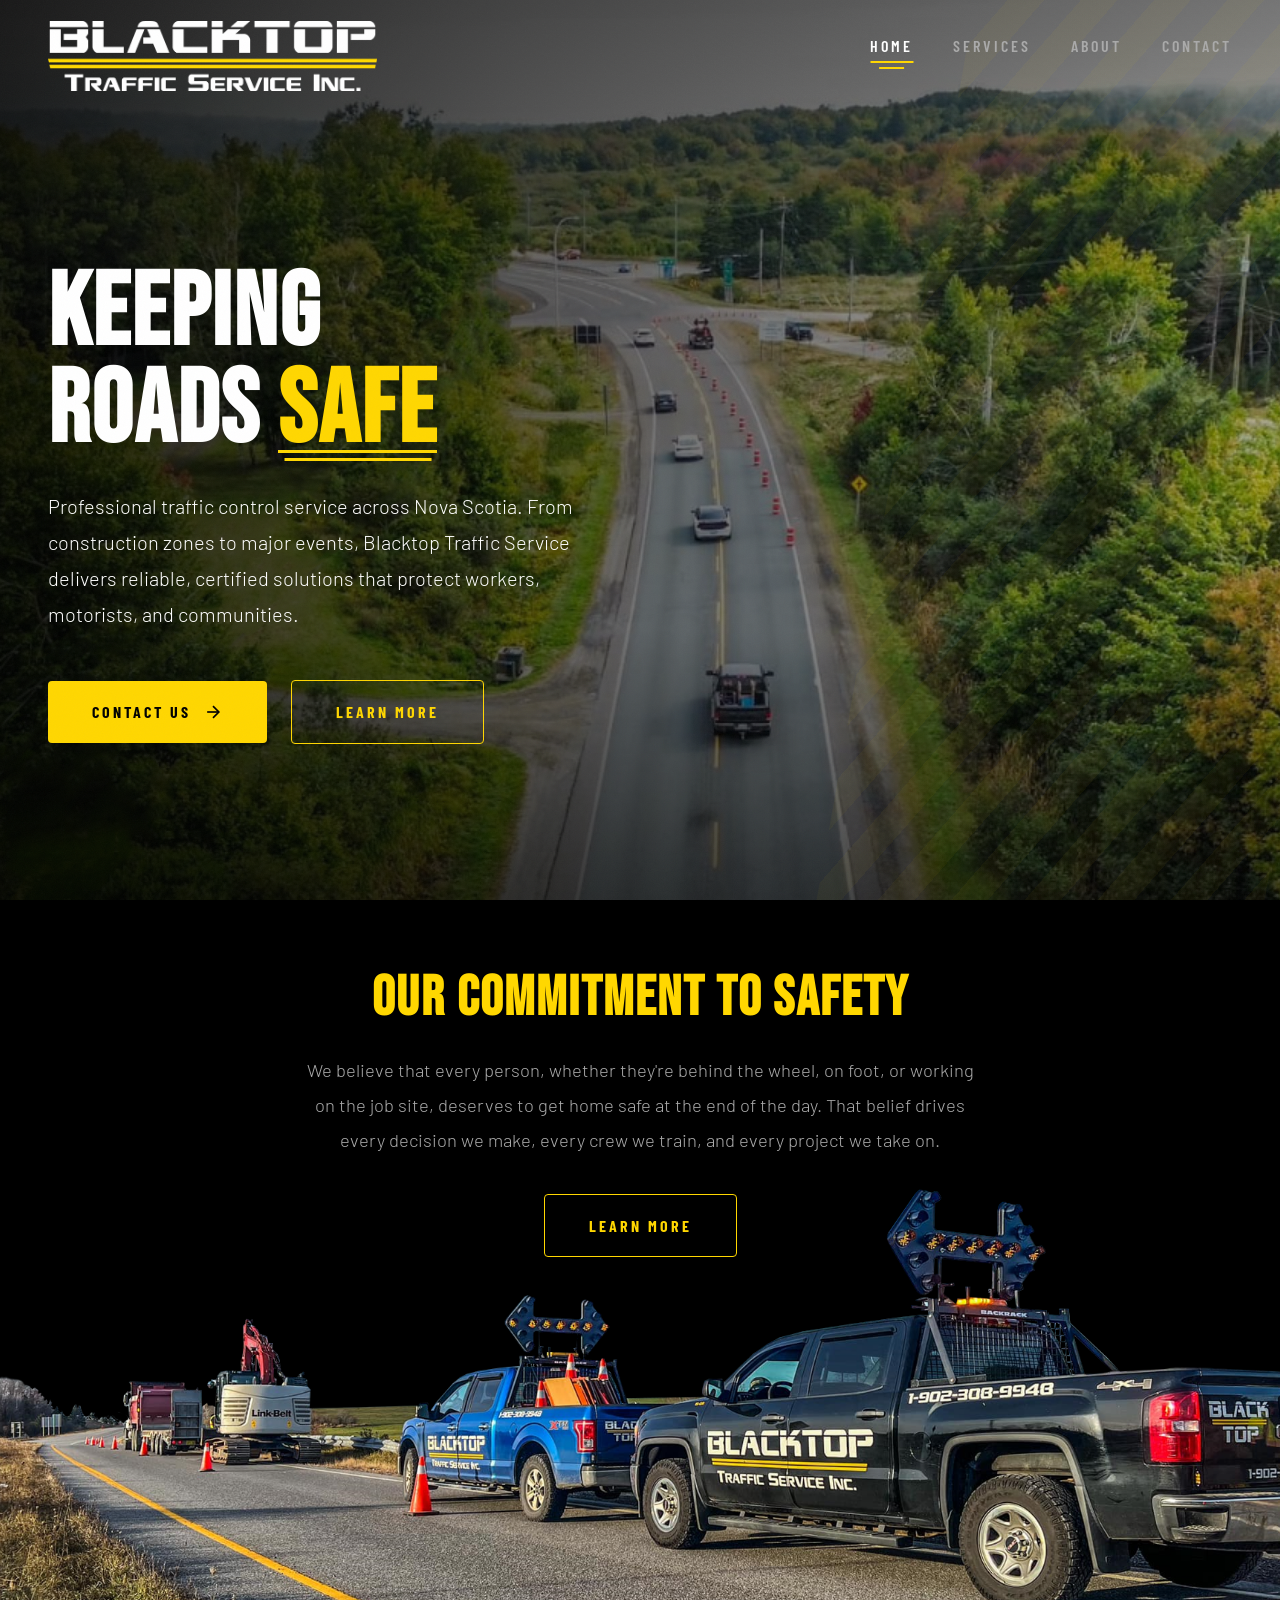
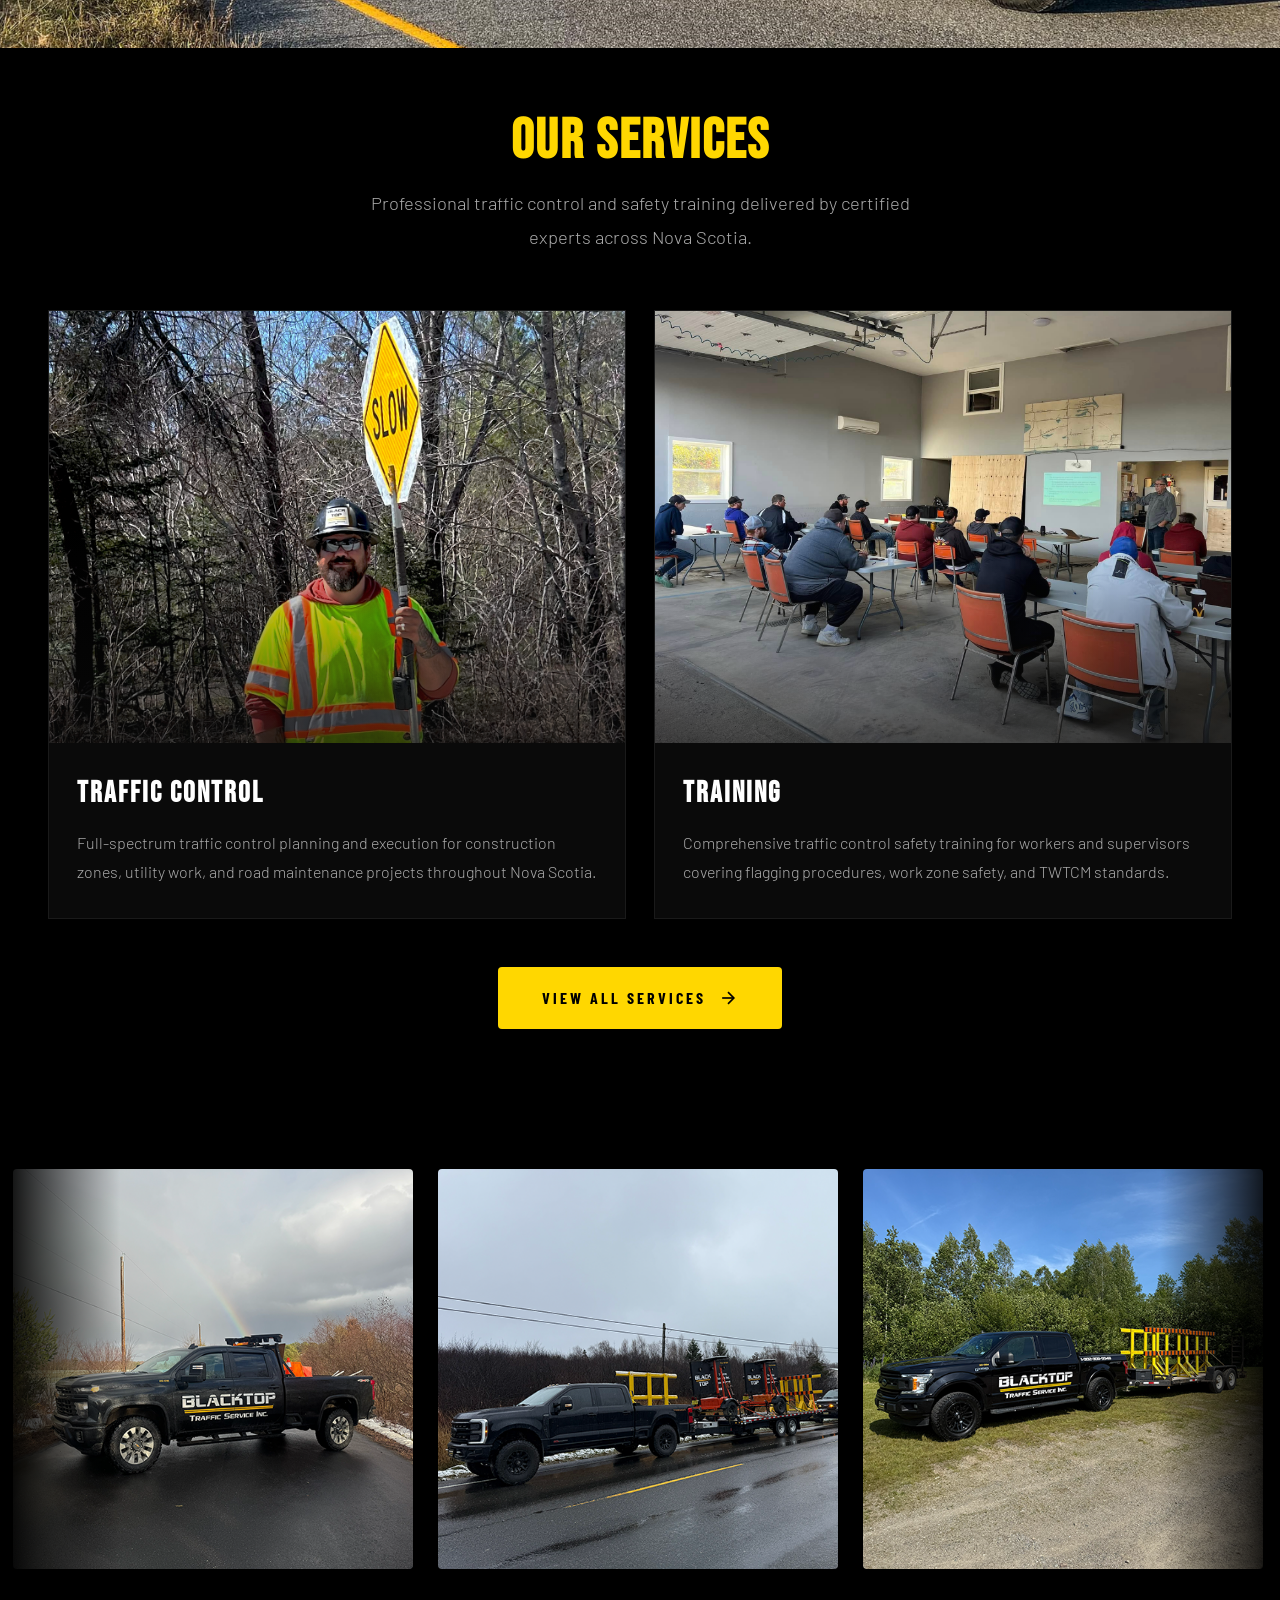
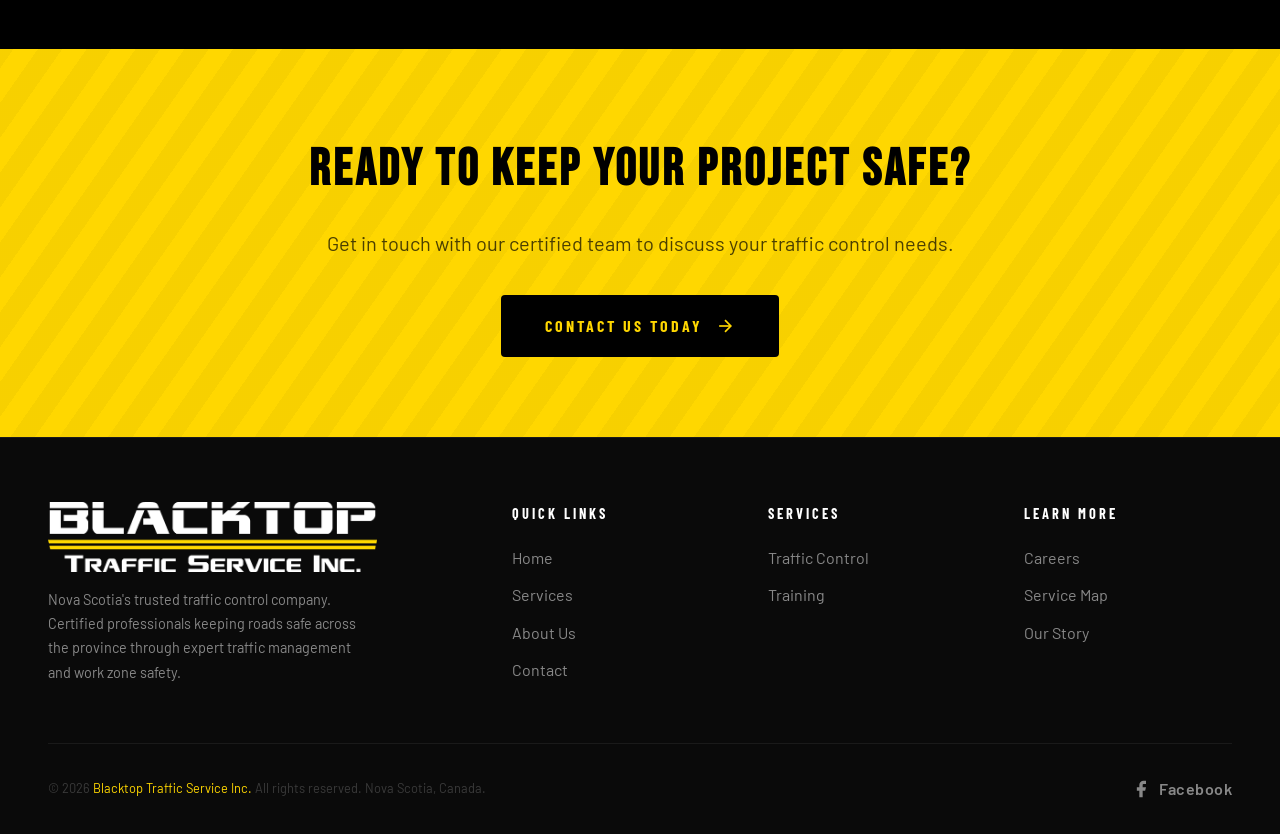
<file: index.html>
<!DOCTYPE html>
<html lang="en">
<head>
    <meta charset="UTF-8">
    <meta name="viewport" content="width=device-width, initial-scale=1.0">
    <meta name="description" content="Blacktop Traffic Service Inc. — Nova Scotia's trusted traffic control and traffic management company. Professional flagging, lane closures, traffic control person services, and construction zone management serving Halifax, Sydney, Truro, Dartmouth, Cape Breton, and all of Nova Scotia.">
    <meta name="keywords" content="traffic control Nova Scotia, traffic services, Nova Scotia traffic, traffic service, traffic control person, traffic control training, traffic safety, traffic management, Blacktop Traffic, Blacktop Traffic Service, Blacktop Service, blacktop, Ryan Robicheau, Cape Breton traffic services, Nova Scotia service, flagging services, lane closures, construction zone management, pilot car services, detour setup, event traffic management, traffic services Halifax, traffic services Sydney, traffic services Dartmouth, traffic services Truro, traffic services New Glasgow, traffic services Yarmouth, traffic services Kentville, traffic services Amherst, traffic services Antigonish, traffic services Bridgewater, traffic services Wolfville, traffic services Pictou, traffic services Digby, traffic services Lunenburg, traffic services Windsor, traffic services Shelburne, traffic services Middleton, traffic services Liverpool, traffic services Springhill, traffic services Port Hawkesbury, traffic services Inverness, traffic services Baddeck, traffic services North Sydney, traffic services Glace Bay, traffic services New Waterford, traffic services Lower Sackville, traffic services Bedford, traffic services Cole Harbour, traffic services Enfield, traffic services Stellarton, traffic services Westville, traffic services Annapolis Royal, traffic services Berwick, traffic services Parrsboro, traffic services Marshalltown, traffic services Plympton">
    <meta name="author" content="Blacktop Traffic Service Inc.">
    <meta name="robots" content="index, follow">
    <meta name="geo.region" content="CA-NS">
    <meta name="geo.placename" content="Nova Scotia, Canada">
    <meta property="og:title" content="Blacktop Traffic Service Inc. — Nova Scotia Traffic Control Experts">
    <meta property="og:description" content="Professional traffic control, flagging, and traffic management services across Nova Scotia. Serving Halifax, Cape Breton, Truro, Yarmouth, and every community province-wide. 24/7 availability.">
    <meta property="og:type" content="website">
    <meta property="og:locale" content="en_CA">
    <meta property="og:site_name" content="Blacktop Traffic Service Inc.">
    <meta property="og:url" content="https://www.blacktoptraffic.ca">
    <title>Blacktop Traffic Service Inc. — Nova Scotia Traffic Control</title>
    <link rel="canonical" href="https://www.blacktoptraffic.ca">
    <link rel="icon" type="image/svg+xml" href="images/blacktop_site_icon.svg">
    <link rel="apple-touch-icon" href="images/blacktop_site_icon.png">
    <link rel="preconnect" href="https://fonts.googleapis.com">
    <link rel="preconnect" href="https://fonts.gstatic.com" crossorigin>
    <link href="https://fonts.googleapis.com/css2?family=Bebas+Neue&family=Barlow:wght@300;400;500;600;700&family=Barlow+Condensed:wght@400;600;700&display=swap" rel="stylesheet">
    <link rel="stylesheet" href="css/styles.css">
    <script type="application/ld+json">
    {
        "@context": "https://schema.org",
        "@type": "LocalBusiness",
        "name": "Blacktop Traffic Service Inc.",
        "description": "Nova Scotia's trusted traffic control and traffic management company. Professional flagging, lane closures, traffic control person services, and construction zone management.",
        "url": "https://www.blacktoptraffic.ca",
        "telephone": "+19022106898",
        "email": "blacktoptraffic@hotmail.com",
        "address": {
            "@type": "PostalAddress",
            "streetAddress": "9704 Hwy 1",
            "addressLocality": "Marshalltown",
            "addressRegion": "NS",
            "postalCode": "B0V 1A0",
            "addressCountry": "CA"
        },
        "geo": {
            "@type": "GeoCoordinates",
            "latitude": 44.4537,
            "longitude": -65.9827
        },
        "areaServed": {
            "@type": "AdministrativeArea",
            "name": "Nova Scotia",
            "containedInPlace": {
                "@type": "Country",
                "name": "Canada"
            }
        },
        "openingHoursSpecification": {
            "@type": "OpeningHoursSpecification",
            "dayOfWeek": ["Monday", "Tuesday", "Wednesday", "Thursday", "Friday", "Saturday", "Sunday"],
            "opens": "00:00",
            "closes": "23:59"
        },
        "founder": {
            "@type": "Person",
            "name": "Ryan Robicheau"
        },
        "foundingDate": "2022",
        "sameAs": [
            "https://www.facebook.com/profile.php?id=100088332285635"
        ],
        "serviceType": [
            "Traffic Control",
            "Traffic Control Person Services",
            "Flagging Operations",
            "Lane Closures",
            "Traffic Management Plans",
            "Traffic Safety Training",
            "TCP Certification",
            "TWTCM Training"
        ]
    }
    </script>
</head>
<body>

    <!-- NAVIGATION -->
    <nav class="nav" role="navigation" aria-label="Main navigation">
        <div class="nav__inner">
        <a href="index.html" class="nav__logo" aria-label="Blacktop Traffic Service — Home">
            <img src="images/logo.png" alt="Blacktop Traffic Service" class="nav__logo-img">
        </a>

        <div class="nav__links">
            <a href="index.html" class="nav__link">Home</a>
            <a href="services.html" class="nav__link">Services</a>
            <a href="about.html" class="nav__link">About</a>
            <a href="contact.html" class="nav__link">Contact</a>
        </div>

        <button class="nav__hamburger" aria-label="Toggle menu" aria-expanded="false">
            <div class="nav__hamburger-icon">
                <span></span>
                <span></span>
                <span></span>
            </div>
            <span class="nav__hamburger-label">Menu</span>
        </button>
        </div>

        <div class="nav__mobile-menu">
            <a href="index.html" class="nav__mobile-link">Home</a>
            <a href="services.html" class="nav__mobile-link">Services</a>
            <a href="about.html" class="nav__mobile-link">About</a>
            <a href="contact.html" class="nav__mobile-link">Contact</a>
        </div>
    </nav>


    <!-- HERO SECTION -->
    <header class="hero">
        <div class="hero__bg">
            <img src="images/hero-bg.png" alt="Nova Scotia highway with Blacktop Traffic Service traffic control setup" class="hero__bg-image">
            <div class="hero__bg-overlay"></div>
            <div class="hero__stripe" aria-hidden="true"></div>
        </div>
        <div class="hero__content">
            <div class="hero__text">
                <h1 class="hero__title">
                    Keeping<br>Roads <em>Safe</em>
                </h1>
                <p class="hero__description">
                    Professional traffic control service across Nova Scotia. From construction zones to major events, Blacktop Traffic Service delivers reliable, certified solutions that protect workers, motorists, and communities.
                </p>
                <div class="hero__actions">
                    <a href="contact.html" class="btn btn--primary">
                        Contact Us
                        <svg class="btn__arrow" viewBox="0 0 24 24" fill="none" stroke="currentColor" stroke-width="2" aria-hidden="true">
                            <line x1="5" y1="12" x2="19" y2="12"/><polyline points="12 5 19 12 12 19"/>
                        </svg>
                    </a>
                    <a href="services.html" class="btn btn--outline">Learn More</a>
                </div>
            </div>
        </div>
    </header>

    <!-- COMMITMENT TO SAFETY -->
    <section class="commitment" aria-label="Our commitment to safety">
        <div class="container">
            <div class="commitment__content reveal">
                <h2 class="commitment__title">Our Commitment to Safety</h2>
                <p class="commitment__text">
                    We believe that every person, whether they're behind the wheel, on foot, or working on the job site, deserves to get home safe at the end of the day. That belief drives every decision we make, every crew we train, and every project we take on.
                </p>
                <a href="about.html#mission" class="btn btn--outline">
                    Learn More
                </a>
            </div>
        </div>
        <div class="commitment__image reveal reveal-delay-2">
            <img src="images/commitment-trucks.png" alt="Blacktop Traffic Service trucks and equipment on a Nova Scotia highway job site">
        </div>
    </section>

    <!-- SERVICES PREVIEW -->
    <section class="services-preview section-pad" aria-label="Our services">
        <div class="container">
            <div class="services-preview__header reveal">
                <h2 class="services-preview__title">Our Services</h2>
                <p class="services-preview__subtitle">Professional traffic control and safety training delivered by certified experts across Nova Scotia.</p>
            </div>
            <div class="services-preview__grid">
                <a href="services.html#traffic-control-details" class="preview-card reveal reveal-delay-1">
                    <div class="preview-card__image">
                        <img src="images/traffic_control_zoomed.png" alt="Traffic control person holding a slow sign at a work zone">
                        <div class="preview-card__image-overlay"></div>
                    </div>
                    <div class="preview-card__body">
                        <h3 class="preview-card__title">Traffic Control</h3>
                        <p class="preview-card__text">
                            Full-spectrum traffic control planning and execution for construction zones, utility work, and road maintenance projects throughout Nova Scotia.
                        </p>
                    </div>
                </a>
                <a href="services.html#training-details" class="preview-card reveal reveal-delay-2">
                    <div class="preview-card__image">
                        <img src="images/services/flagging.jpg" alt="Traffic safety training session with certified instructors">
                        <div class="preview-card__image-overlay"></div>
                    </div>
                    <div class="preview-card__body">
                        <h3 class="preview-card__title">Training</h3>
                        <p class="preview-card__text">
                            Comprehensive traffic control safety training for workers and supervisors covering flagging procedures, work zone safety, and TWTCM standards.
                        </p>
                    </div>
                </a>
            </div>
            <div class="services-preview__action reveal reveal-delay-3">
                <a href="services.html" class="btn btn--primary">
                    View All Services
                    <svg class="btn__arrow" viewBox="0 0 24 24" fill="none" stroke="currentColor" stroke-width="2" aria-hidden="true">
                        <line x1="5" y1="12" x2="19" y2="12"/><polyline points="12 5 19 12 12 19"/>
                    </svg>
                </a>
            </div>
        </div>
    </section>

    <!-- PHOTO SCROLLER -->
    <section class="clients" aria-label="Blacktop Traffic in action">
        <div class="clients__track">
            <div class="clients__item">
                <img src="images/slider-1.png" alt="Blacktop Traffic Service truck with rainbow" class="clients__logo">
            </div>
            <div class="clients__item">
                <img src="images/slider-2.png" alt="Blacktop Traffic Service truck hauling message boards" class="clients__logo">
            </div>
            <div class="clients__item">
                <img src="images/slider-3.png" alt="Blacktop Traffic Service truck with trailer and barricades" class="clients__logo">
            </div>
            <div class="clients__item">
                <img src="images/slider-4.png" alt="Blacktop Traffic Service office with detour and road closed signs" class="clients__logo">
            </div>
            <div class="clients__item">
                <img src="images/slider-5.png" alt="Road closed sign being built in the shop" class="clients__logo">
            </div>
            <div class="clients__item">
                <img src="images/slider-6.png" alt="Blacktop Traffic Service truck with arrow board and cones on road" class="clients__logo">
            </div>
            <!-- Duplicate set for seamless loop -->
            <div class="clients__item">
                <img src="images/slider-1.png" alt="Blacktop Traffic Service truck with rainbow" class="clients__logo">
            </div>
            <div class="clients__item">
                <img src="images/slider-2.png" alt="Blacktop Traffic Service truck hauling message boards" class="clients__logo">
            </div>
            <div class="clients__item">
                <img src="images/slider-3.png" alt="Blacktop Traffic Service truck with trailer and barricades" class="clients__logo">
            </div>
            <div class="clients__item">
                <img src="images/slider-4.png" alt="Blacktop Traffic Service office with detour and road closed signs" class="clients__logo">
            </div>
            <div class="clients__item">
                <img src="images/slider-5.png" alt="Road closed sign being built in the shop" class="clients__logo">
            </div>
            <div class="clients__item">
                <img src="images/slider-6.png" alt="Blacktop Traffic Service truck with arrow board and cones on road" class="clients__logo">
            </div>
        </div>
    </section>

    <!-- CTA BANNER -->
    <section class="cta-banner" aria-label="Call to action">
        <h2 class="cta-banner__title reveal">Ready to Keep Your Project Safe?</h2>
        <p class="cta-banner__text reveal reveal-delay-1">
            Get in touch with our certified team to discuss your traffic control needs.
        </p>
        <a href="contact.html" class="btn btn--dark reveal reveal-delay-2">
            Contact Us Today
            <svg class="btn__arrow" viewBox="0 0 24 24" fill="none" stroke="currentColor" stroke-width="2" aria-hidden="true">
                <line x1="5" y1="12" x2="19" y2="12"/><polyline points="12 5 19 12 12 19"/>
            </svg>
        </a>
    </section>

    <!-- FOOTER -->
    <footer class="footer" role="contentinfo">
        <div class="footer__top">
            <div class="footer__brand">
                <a href="index.html" class="footer__logo" aria-label="Blacktop Traffic Service — Home">
                    <img src="images/logo.png" alt="Blacktop Traffic Service" class="footer__logo-img">
                </a>
                <p>
                    Nova Scotia's trusted traffic control company. Certified professionals keeping roads safe across the province through expert traffic management and work zone safety.
                </p>
            </div>

            <div>
                <div class="footer__col-title">Quick Links</div>
                <a href="index.html" class="footer__col-link">Home</a>
                <a href="services.html" class="footer__col-link">Services</a>
                <a href="about.html" class="footer__col-link">About Us</a>
                <a href="contact.html" class="footer__col-link">Contact</a>
            </div>

            <div>
                <div class="footer__col-title">Services</div>
                <a href="services.html#traffic-control-details" class="footer__col-link">Traffic Control</a>
                <a href="services.html#training-details" class="footer__col-link">Training</a>
            </div>

            <div>
                <div class="footer__col-title">Learn More</div>
                <a href="contact.html#careers" class="footer__col-link">Careers</a>
                <a href="contact.html#service-map" class="footer__col-link">Service Map</a>
                <a href="about.html#our-story" class="footer__col-link">Our Story</a>
            </div>
        </div>

        <div class="footer__bottom">
            <div class="footer__copy">
                &copy; 2026 <a href="index.html">Blacktop Traffic Service Inc.</a> All rights reserved. Nova Scotia, Canada.
            </div>
            <div class="footer__socials">
                <a href="https://www.facebook.com/profile.php?id=100088332285635" target="_blank" rel="noopener noreferrer" class="footer__facebook-link" aria-label="Facebook">
                    <svg viewBox="0 0 24 24" fill="currentColor"><path d="M18 2h-3a5 5 0 00-5 5v3H7v4h3v8h4v-8h3l1-4h-4V7a1 1 0 011-1h3z"/></svg>
                    <span>Facebook</span>
                </a>
            </div>
        </div>
    </footer>

    <script src="js/main.js"></script>

    <!-- Structured Data for SEO -->
    <script type="application/ld+json">
    {
        "@context": "https://schema.org",
        "@type": "LocalBusiness",
        "name": "Blacktop Traffic Service Inc.",
        "alternateName": ["Blacktop Traffic", "Blacktop Traffic Service", "Blacktop Service"],
        "description": "Professional traffic control, traffic management, flagging, and traffic safety training services across Nova Scotia, Canada. Certified traffic control persons serving Halifax, Cape Breton, Truro, Yarmouth, Digby, and all communities province-wide.",
        "url": "https://www.blacktoptraffic.ca",
        "email": "blacktoptraffic@hotmail.com",
        "founder": {
            "@type": "Person",
            "name": "Ryan Robicheau"
        },
        "address": {
            "@type": "PostalAddress",
            "streetAddress": "9704 Hwy 1 Marshalltown",
            "addressRegion": "Nova Scotia",
            "postalCode": "B0V 1A0",
            "addressCountry": "CA"
        },
        "areaServed": [
            {"@type": "Province", "name": "Nova Scotia"},
            {"@type": "City", "name": "Halifax"},
            {"@type": "City", "name": "Dartmouth"},
            {"@type": "City", "name": "Sydney"},
            {"@type": "City", "name": "Glace Bay"},
            {"@type": "City", "name": "Truro"},
            {"@type": "City", "name": "New Glasgow"},
            {"@type": "City", "name": "Yarmouth"},
            {"@type": "City", "name": "Kentville"},
            {"@type": "City", "name": "Amherst"},
            {"@type": "City", "name": "Bridgewater"},
            {"@type": "City", "name": "Wolfville"},
            {"@type": "City", "name": "Antigonish"},
            {"@type": "City", "name": "Pictou"},
            {"@type": "City", "name": "Digby"},
            {"@type": "City", "name": "Shelburne"},
            {"@type": "City", "name": "Lunenburg"},
            {"@type": "City", "name": "Windsor"},
            {"@type": "City", "name": "Middleton"},
            {"@type": "City", "name": "Annapolis Royal"},
            {"@type": "City", "name": "Liverpool"},
            {"@type": "City", "name": "Springhill"},
            {"@type": "City", "name": "Port Hawkesbury"},
            {"@type": "City", "name": "Inverness"},
            {"@type": "City", "name": "Baddeck"},
            {"@type": "City", "name": "North Sydney"},
            {"@type": "City", "name": "New Waterford"},
            {"@type": "City", "name": "Lower Sackville"},
            {"@type": "City", "name": "Bedford"},
            {"@type": "City", "name": "Cole Harbour"},
            {"@type": "City", "name": "Enfield"},
            {"@type": "City", "name": "Stellarton"},
            {"@type": "City", "name": "Westville"},
            {"@type": "City", "name": "Berwick"},
            {"@type": "City", "name": "Parrsboro"},
            {"@type": "City", "name": "Mahone Bay"},
            {"@type": "City", "name": "Chester"}
        ],
        "serviceType": [
            "Traffic Control",
            "Traffic Management",
            "Traffic Safety",
            "Flagging Services",
            "Lane Closures",
            "Traffic Control Person Services",
            "Traffic Control Training",
            "TCP Certification",
            "Construction Zone Management"
        ],
        "openingHoursSpecification": {
            "@type": "OpeningHoursSpecification",
            "dayOfWeek": ["Monday", "Tuesday", "Wednesday", "Thursday", "Friday", "Saturday", "Sunday"],
            "opens": "00:00",
            "closes": "23:59"
        },
        "sameAs": [
            "https://www.facebook.com/profile.php?id=100088332285635"
        ]
    }
    </script>
</body>
</html>
</file>
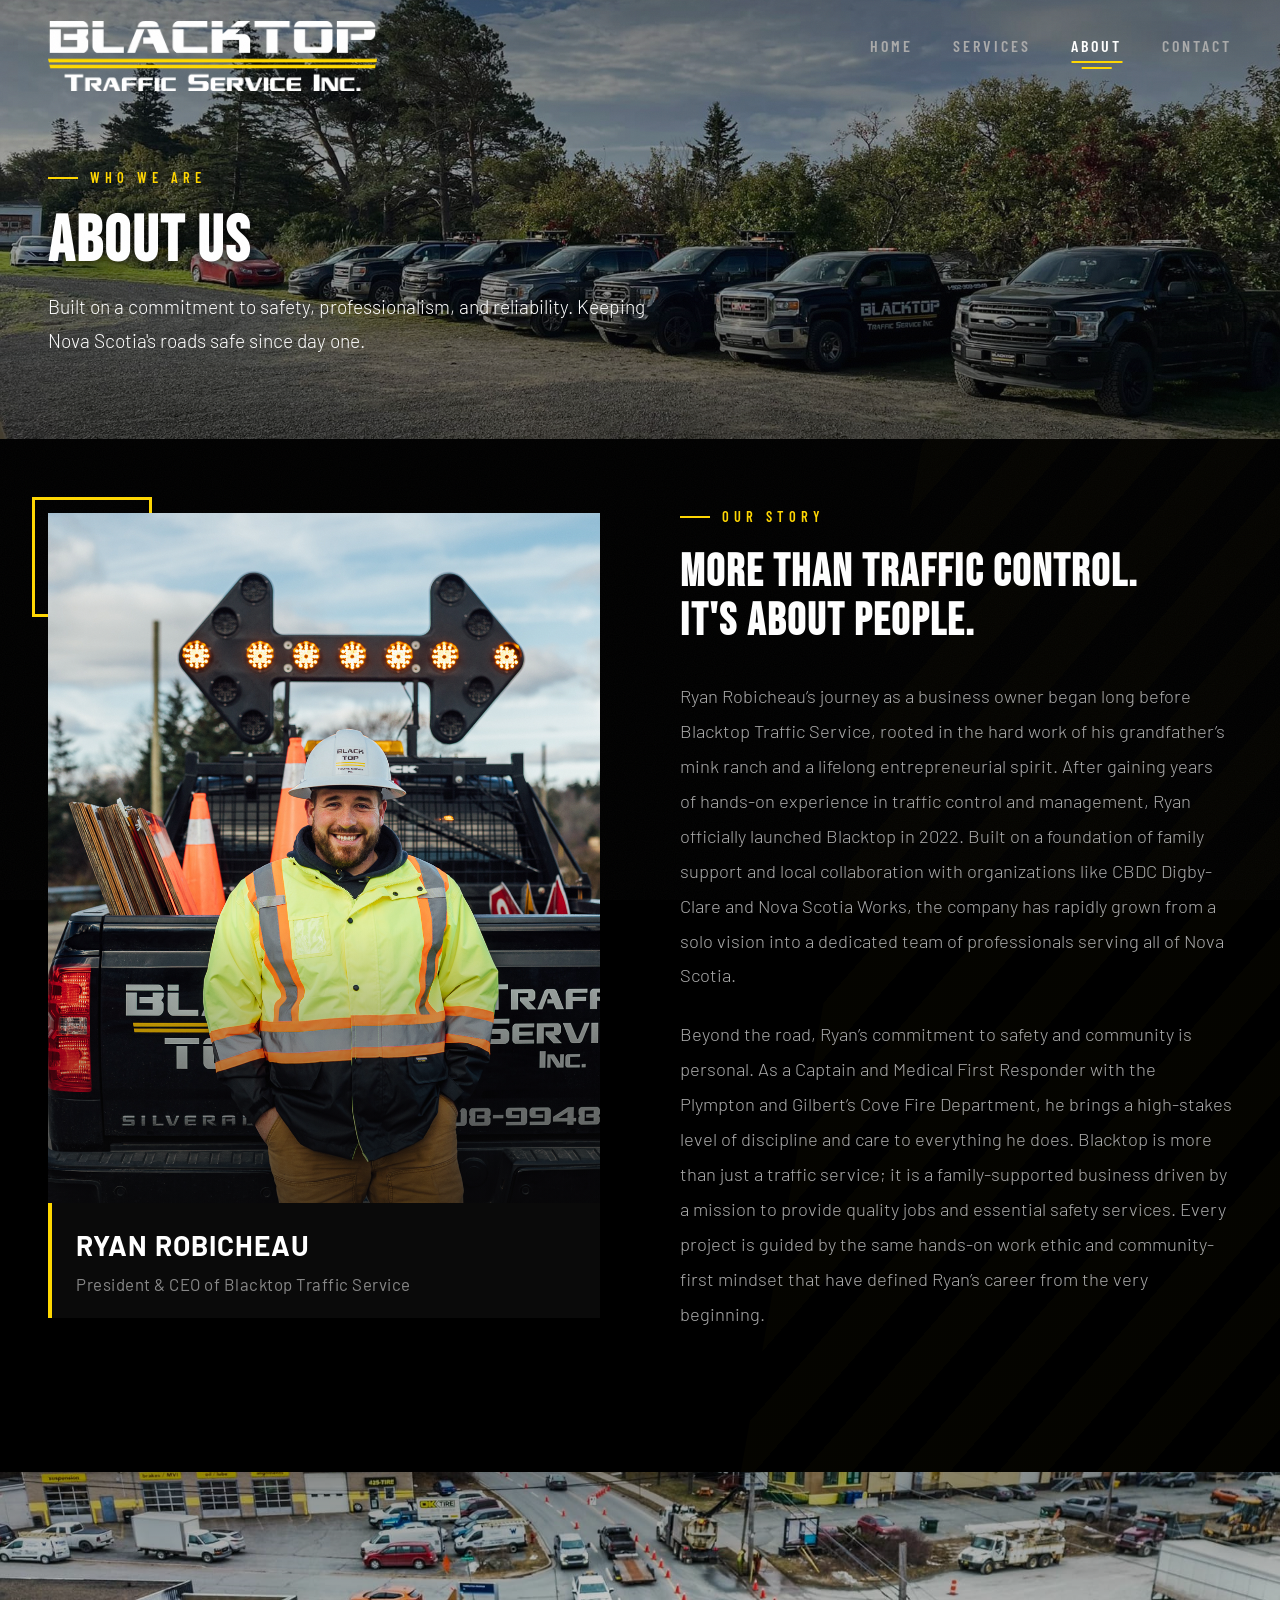
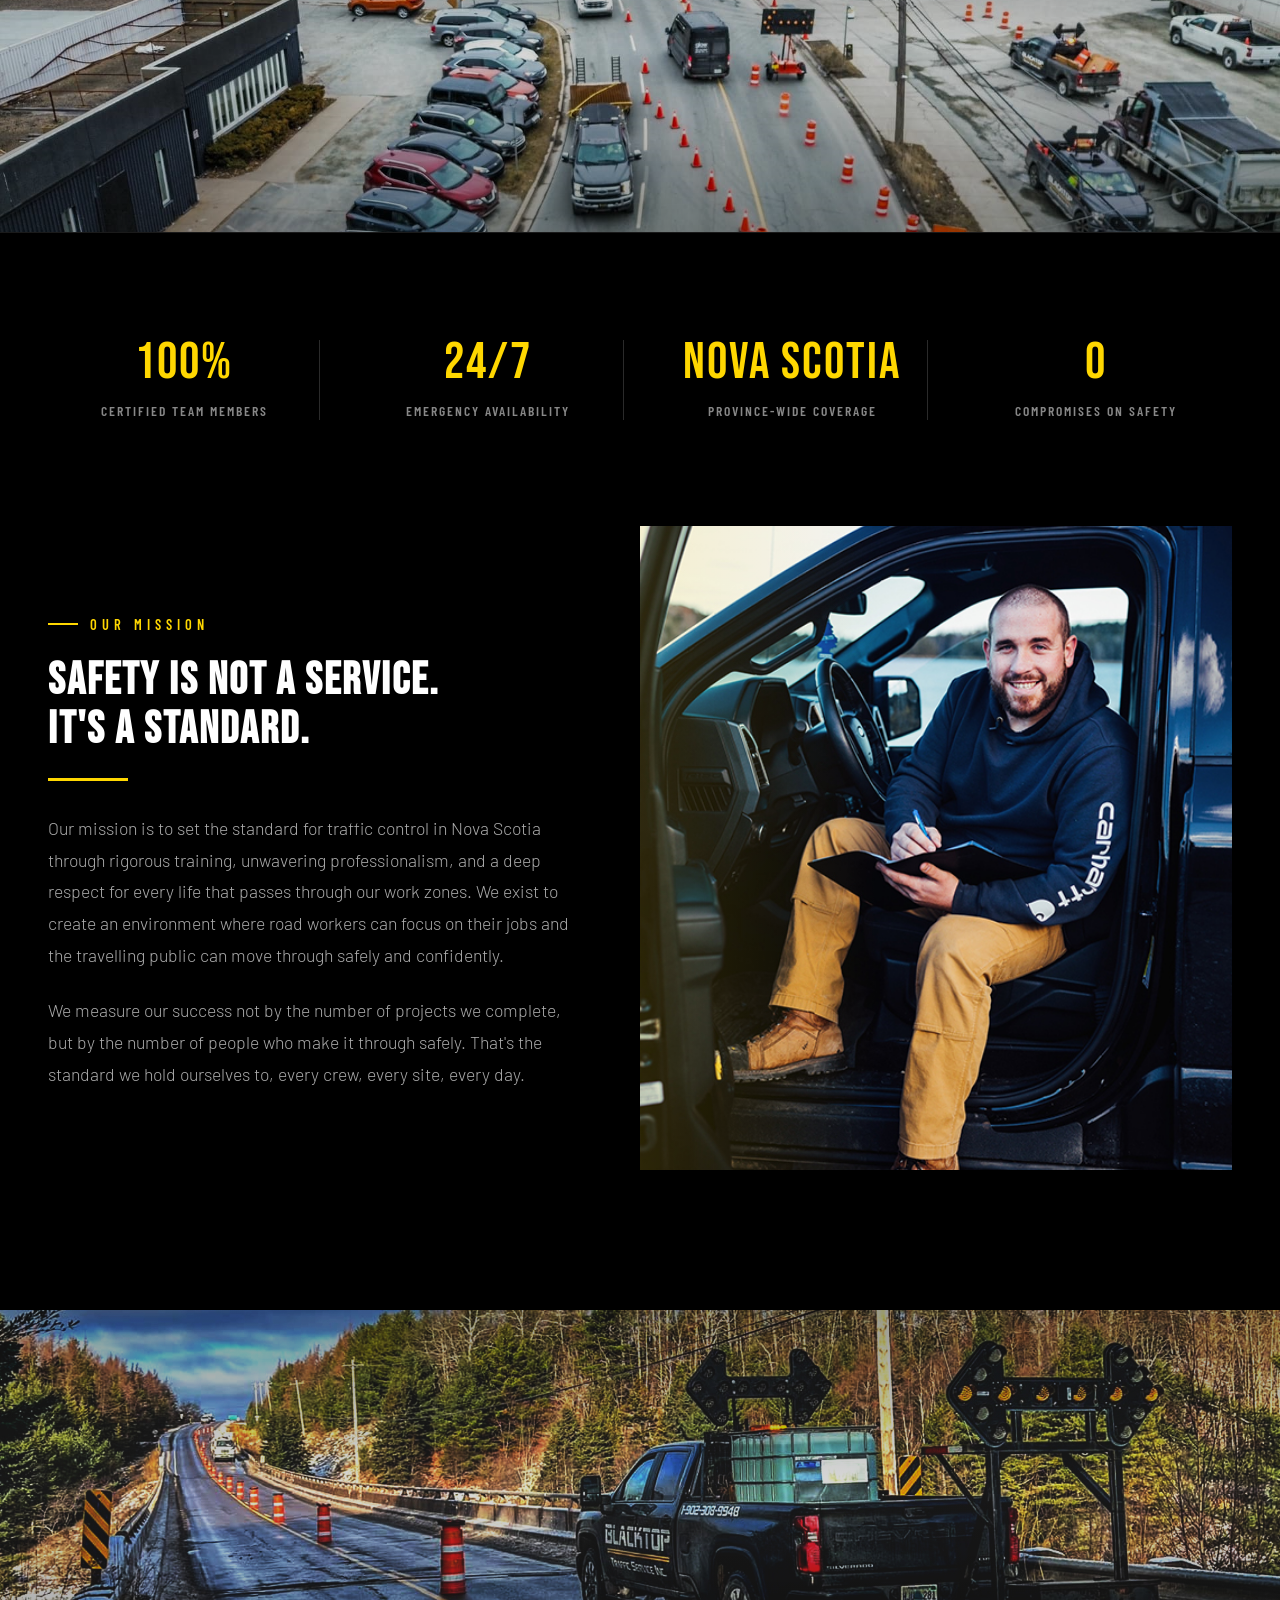
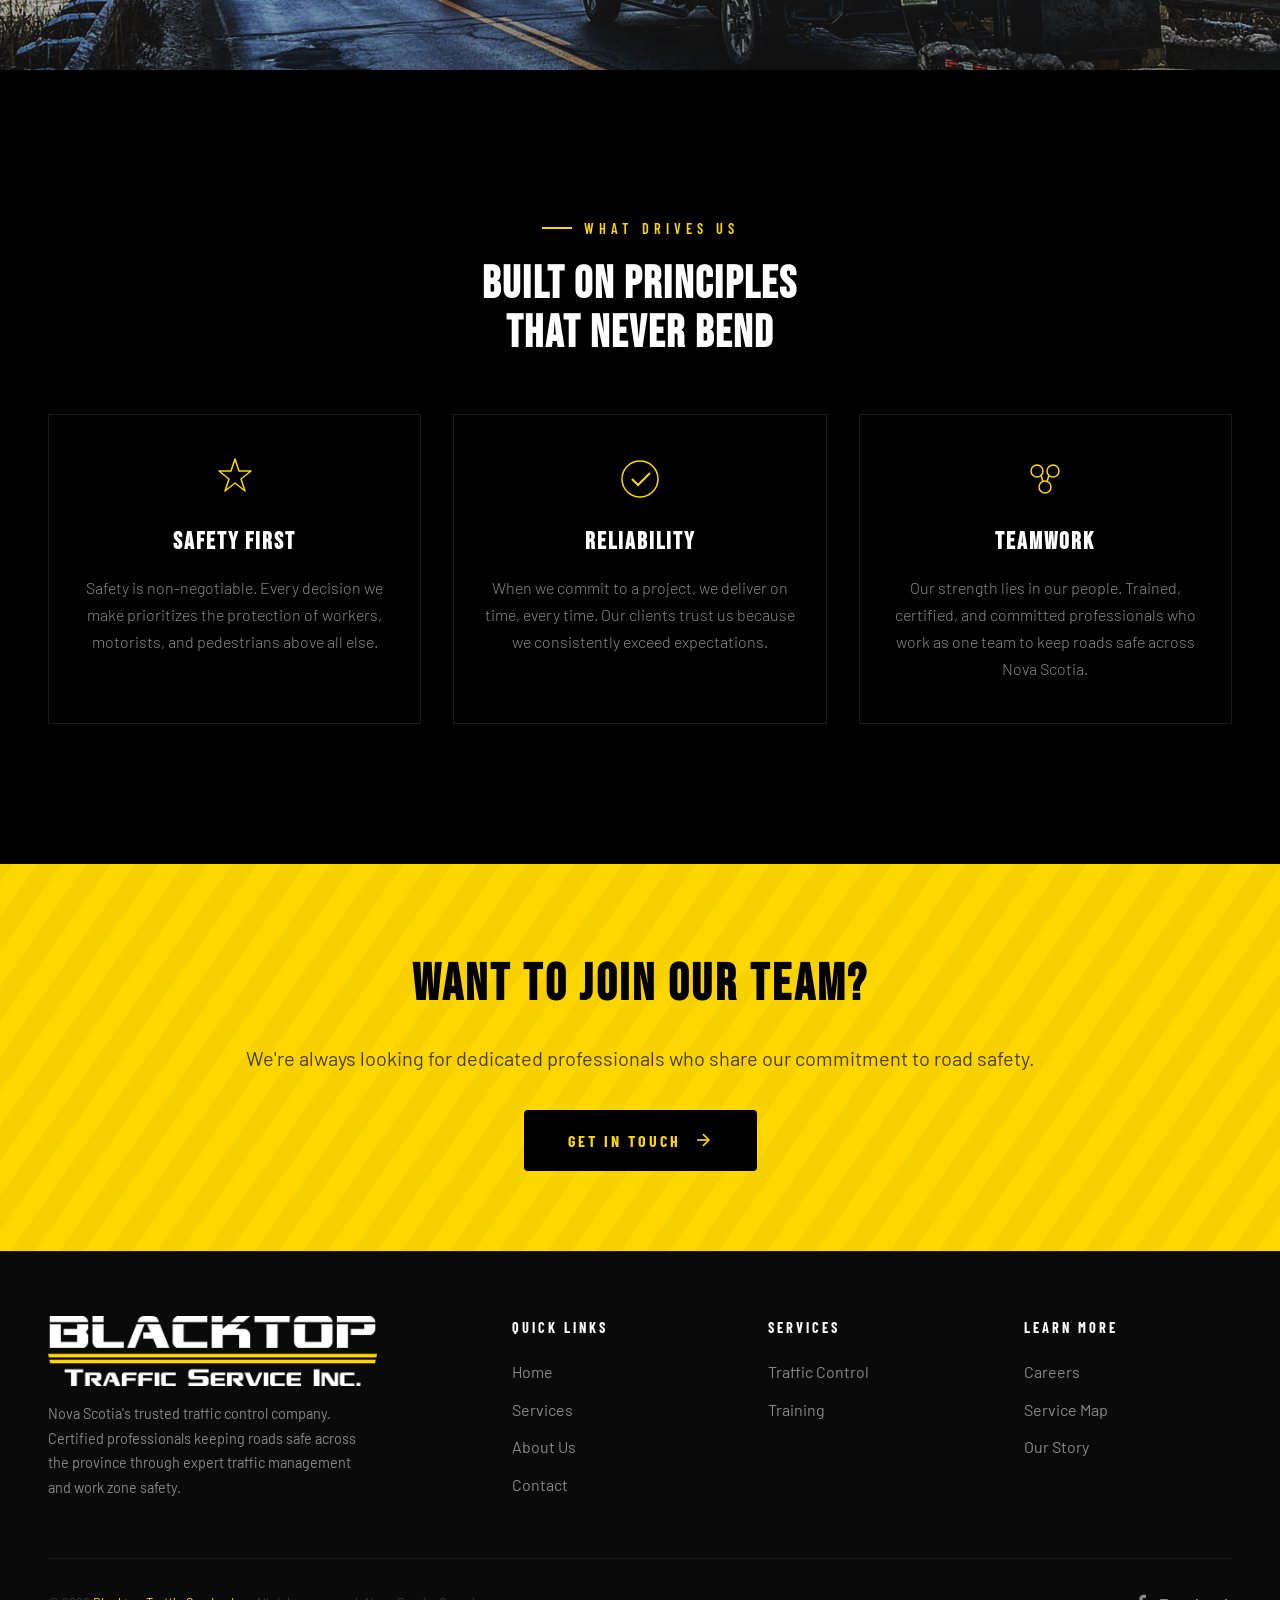
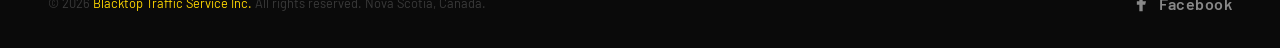
<file: about.html>
<!DOCTYPE html>
<html lang="en">
<head>
    <meta charset="UTF-8">
    <meta name="viewport" content="width=device-width, initial-scale=1.0">
    <meta name="description" content="About Blacktop Traffic Service Inc. — Nova Scotia's trusted traffic control company founded by Ryan Robicheau. Certified traffic control professionals serving Halifax, Cape Breton, Truro, Yarmouth, Digby, and every region of Nova Scotia.">
    <meta name="keywords" content="about Blacktop Traffic Service, Blacktop Traffic, Blacktop Service, Ryan Robicheau, traffic control company Nova Scotia, traffic management team, Nova Scotia traffic experts, traffic service Nova Scotia, traffic safety, traffic control person, Cape Breton traffic services, traffic services Halifax, traffic services Sydney, traffic services Truro, traffic services Dartmouth, traffic services Yarmouth, traffic control Plympton, traffic control Marshalltown, Nova Scotia traffic, Nova Scotia service">
    <meta name="author" content="Blacktop Traffic Service Inc.">
    <meta name="robots" content="index, follow">
    <meta name="geo.region" content="CA-NS">
    <meta name="geo.placename" content="Nova Scotia, Canada">
    <meta property="og:title" content="About Blacktop Traffic Service Inc. — Nova Scotia Traffic Control Experts">
    <meta property="og:description" content="Founded by Ryan Robicheau, Blacktop Traffic Service is Nova Scotia's trusted traffic control company. Certified professionals serving every region of the province.">
    <meta property="og:type" content="website">
    <meta property="og:locale" content="en_CA">
    <meta property="og:site_name" content="Blacktop Traffic Service Inc.">
    <meta property="og:url" content="https://www.blacktoptraffic.ca/about">
    <title>About Us — Blacktop Traffic Service Inc. | Nova Scotia's Trusted Traffic Experts</title>
    <link rel="canonical" href="https://www.blacktoptraffic.ca/about">
    <link rel="icon" type="image/svg+xml" href="images/blacktop_site_icon.svg">
    <link rel="apple-touch-icon" href="images/blacktop_site_icon.png">
    <link rel="preconnect" href="https://fonts.googleapis.com">
    <link rel="preconnect" href="https://fonts.gstatic.com" crossorigin>
    <link href="https://fonts.googleapis.com/css2?family=Bebas+Neue&family=Barlow:wght@300;400;500;600;700&family=Barlow+Condensed:wght@400;600;700&display=swap" rel="stylesheet">
    <link rel="stylesheet" href="css/styles.css">
</head>
<body>

    <!-- NAVIGATION -->
    <nav class="nav" role="navigation" aria-label="Main navigation">
        <div class="nav__inner">
        <a href="index.html" class="nav__logo" aria-label="Blacktop Traffic Service — Home">
            <img src="images/logo.png" alt="Blacktop Traffic Service" class="nav__logo-img">
        </a>

        <div class="nav__links">
            <a href="index.html" class="nav__link">Home</a>
            <a href="services.html" class="nav__link">Services</a>
            <a href="about.html" class="nav__link">About</a>
            <a href="contact.html" class="nav__link">Contact</a>
        </div>

        <button class="nav__hamburger" aria-label="Toggle menu" aria-expanded="false">
            <div class="nav__hamburger-icon">
                <span></span>
                <span></span>
                <span></span>
            </div>
            <span class="nav__hamburger-label">Menu</span>
        </button>
        </div>

        <div class="nav__mobile-menu">
            <a href="index.html" class="nav__mobile-link">Home</a>
            <a href="services.html" class="nav__mobile-link">Services</a>
            <a href="about.html" class="nav__mobile-link">About</a>
            <a href="contact.html" class="nav__mobile-link">Contact</a>
        </div>
    </nav>


    <!-- PAGE HEADER -->
    <header class="page-header page-header--bg">
        <img src="images/yard-photo.jpg" alt="Blacktop Traffic Service equipment yard and fleet vehicles in Nova Scotia" class="page-header__bg-image">
        <div class="page-header__bg-overlay"></div>
        <div class="container">
            <div class="section-label">Who We Are</div>
            <h1 class="section-title">About Us</h1>
            <p class="section-subtitle">
                Built on a commitment to safety, professionalism, and reliability. Keeping Nova Scotia's roads safe since day one.
            </p>
        </div>
    </header>

    <!-- OUR STORY — DEEP DIVE -->
    <section id="our-story" class="story-section section-pad" aria-label="Our story">
        <div class="story__stripe" aria-hidden="true"></div>
        <div class="container">
            <div class="story__layout">
                <div class="story__image reveal">
                    <div class="story__image-frame">
                        <img src="images/about-story.jpg" alt="Ryan Robicheau, President & CEO of Blacktop Traffic Service">
                        <div class="story__image-overlay" aria-hidden="true"></div>
                    </div>
                    <div class="story__nameplate">
                        <div class="story__nameplate-bar" aria-hidden="true"></div>
                        <span class="story__nameplate-name">Ryan Robicheau</span>
                        <span class="story__nameplate-title">President & CEO of Blacktop Traffic Service</span>
                    </div>
                    <div class="story__image-accent" aria-hidden="true"></div>
                </div>

                <div class="story__content">
                    <div class="section-label reveal">Our Story</div>
                    <h2 class="story__title reveal reveal-delay-1">More Than Traffic Control.<br>It's About People.</h2>
                    <p class="story__text reveal reveal-delay-2">
                        Ryan Robicheau’s journey as a business owner began long before Blacktop Traffic Service, rooted in the hard work of his grandfather’s mink ranch and a lifelong entrepreneurial spirit. After gaining years of hands-on experience in traffic control and management, Ryan officially launched Blacktop in 2022. Built on a foundation of family support and local collaboration with organizations like CBDC Digby-Clare and Nova Scotia Works, the company has rapidly grown from a solo vision into a dedicated team of professionals serving all of Nova Scotia.
                    </p>
                    <p class="story__text reveal reveal-delay-3">
                        Beyond the road, Ryan’s commitment to safety and community is personal. As a Captain and Medical First Responder with the Plympton and Gilbert’s Cove Fire Department, he brings a high-stakes level of discipline and care to everything he does. Blacktop is more than just a traffic service; it is a family-supported business driven by a mission to provide quality jobs and essential safety services. Every project is guided by the same hands-on work ethic and community-first mindset that have defined Ryan’s career from the very beginning.
                    </p>
                    
                </div>
            </div>
        </div>
    </section>

    <!-- FULL-WIDTH IMAGE DIVIDER -->
    <div class="fullwidth-divider" aria-hidden="true">
        <img src="images/about-divider-1.png" alt="Blacktop Traffic Service crew and equipment on a Nova Scotia traffic control project" loading="lazy">
        <div class="fullwidth-divider__overlay"></div>
    </div>

    <!-- STATS SECTION -->
    <section class="stats-section" aria-label="Company statistics">
        <div class="container">
            <div class="stats__grid">
                <div class="stat-block reveal">
                    <span class="stat-block__number">100%</span>
                    <span class="stat-block__label">Certified Team Members</span>
                </div>
                <div class="stat-block reveal reveal-delay-1">
                    <span class="stat-block__number">24/7</span>
                    <span class="stat-block__label">Emergency Availability</span>
                </div>
                <div class="stat-block reveal reveal-delay-2">
                    <span class="stat-block__number">Nova Scotia</span>
                    <span class="stat-block__label">Province-Wide Coverage</span>
                </div>
                <div class="stat-block reveal reveal-delay-3">
                    <span class="stat-block__number">0</span>
                    <span class="stat-block__label">Compromises on Safety</span>
                </div>
            </div>
        </div>
    </section>

    <!-- MISSION STATEMENT — ACCENT BLOCK -->
    <section id="mission" class="mission-section section-pad" aria-label="Our mission">
        <div class="container">
        <div class="mission__layout">
            <div class="mission__content">
                <div class="mission__content-inner">
                    <div class="section-label reveal">Our Mission</div>
                    <h2 class="mission__title reveal reveal-delay-1">Safety Is Not a Service.<br>It's a Standard.</h2>
                    <div class="mission__divider reveal reveal-delay-2" aria-hidden="true"></div>
                    <p class="mission__text reveal reveal-delay-2">
                        Our mission is to set the standard for traffic control in Nova Scotia through rigorous training, unwavering professionalism, and a deep respect for every life that passes through our work zones. We exist to create an environment where road workers can focus on their jobs and the travelling public can move through safely and confidently.
                    </p>
                    <p class="mission__text reveal reveal-delay-3">
                        We measure our success not by the number of projects we complete, but by the number of people who make it through safely. That's the standard we hold ourselves to, every crew, every site, every day.
                    </p>
                </div>
            </div>

            <div class="mission__image reveal">
                <img src="images/about-mission.jpg" alt="Ryan Robicheau, President & CEO of Blacktop Traffic Service, sitting in work truck">
                <div class="mission__image-overlay"></div>
            </div>
        </div>
        </div>
    </section>

    <!-- FULL-WIDTH IMAGE DIVIDER -->
    <div class="fullwidth-divider" aria-hidden="true">
        <img src="images/about-divider-2.png" alt="Blacktop Traffic Service truck with arrow board and traffic delineators on Nova Scotia highway" loading="lazy">
        <div class="fullwidth-divider__overlay"></div>
    </div>

    <!-- VALUES -->
    <section class="values-section section-pad" aria-label="Our values">
        <div class="container">
            <div class="values__header">
                <div class="section-label reveal">What Drives Us</div>
                <h2 class="values__title reveal reveal-delay-1">Built on Principles<br>That Never Bend</h2>
            </div>
            <div class="about__values">
                <div class="value-card reveal reveal-delay-1">
                    <div class="value-card__icon">
                        <svg viewBox="0 0 48 48" aria-hidden="true">
                            <path d="M24 4 L28 16 L40 16 L30 24 L34 36 L24 28 L14 36 L18 24 L8 16 L20 16Z" stroke-width="1.5" stroke-linejoin="round"/>
                        </svg>
                    </div>
                    <h3 class="value-card__title">Safety First</h3>
                    <p class="value-card__text">
                        Safety is non-negotiable. Every decision we make prioritizes the protection of workers, motorists, and pedestrians above all else.
                    </p>
                </div>

                <div class="value-card reveal reveal-delay-2">
                    <div class="value-card__icon">
                        <svg viewBox="0 0 48 48" aria-hidden="true">
                            <circle cx="24" cy="24" r="18" stroke-width="1.5"/>
                            <polyline points="16,24 22,30 34,18" stroke-width="2"/>
                        </svg>
                    </div>
                    <h3 class="value-card__title">Reliability</h3>
                    <p class="value-card__text">
                        When we commit to a project, we deliver on time, every time. Our clients trust us because we consistently exceed expectations.
                    </p>
                </div>

                <div class="value-card reveal reveal-delay-3">
                    <div class="value-card__icon">
                        <svg viewBox="0 0 48 48" aria-hidden="true">
                            <circle cx="16" cy="16" r="6" stroke-width="1.5"/>
                            <circle cx="32" cy="16" r="6" stroke-width="1.5"/>
                            <circle cx="24" cy="32" r="6" stroke-width="1.5"/>
                            <line x1="20" y1="20" x2="22" y2="27" stroke-width="1.5"/>
                            <line x1="28" y1="20" x2="26" y2="27" stroke-width="1.5"/>
                        </svg>
                    </div>
                    <h3 class="value-card__title">Teamwork</h3>
                    <p class="value-card__text">
                        Our strength lies in our people. Trained, certified, and committed professionals who work as one team to keep roads safe across Nova Scotia.
                    </p>
                </div>
            </div>
        </div>
    </section>

    <!-- CTA BANNER -->
    <section class="cta-banner" aria-label="Call to action">
        <h2 class="cta-banner__title reveal">Want to Join Our Team?</h2>
        <p class="cta-banner__text reveal reveal-delay-1">
            We're always looking for dedicated professionals who share our commitment to road safety.
        </p>
        <a href="contact.html#careers" class="btn btn--dark reveal reveal-delay-2">
            Get In Touch
            <svg class="btn__arrow" viewBox="0 0 24 24" fill="none" stroke="currentColor" stroke-width="2" aria-hidden="true">
                <line x1="5" y1="12" x2="19" y2="12"/><polyline points="12 5 19 12 12 19"/>
            </svg>
        </a>
    </section>

    <!-- FOOTER -->
    <footer class="footer" role="contentinfo">
        <div class="footer__top">
            <div class="footer__brand">
                <a href="index.html" class="footer__logo" aria-label="Blacktop Traffic Service — Home">
                    <img src="images/logo.png" alt="Blacktop Traffic Service" class="footer__logo-img">
                </a>
                <p>
                    Nova Scotia's trusted traffic control company. Certified professionals keeping roads safe across the province through expert traffic management and work zone safety.
                </p>
            </div>

            <div>
                <div class="footer__col-title">Quick Links</div>
                <a href="index.html" class="footer__col-link">Home</a>
                <a href="services.html" class="footer__col-link">Services</a>
                <a href="about.html" class="footer__col-link">About Us</a>
                <a href="contact.html" class="footer__col-link">Contact</a>
            </div>

            <div>
                <div class="footer__col-title">Services</div>
                <a href="services.html#traffic-control-details" class="footer__col-link">Traffic Control</a>
                <a href="services.html#training-details" class="footer__col-link">Training</a>
            </div>

            <div>
                <div class="footer__col-title">Learn More</div>
                <a href="contact.html#careers" class="footer__col-link">Careers</a>
                <a href="contact.html#service-map" class="footer__col-link">Service Map</a>
                <a href="about.html#our-story" class="footer__col-link">Our Story</a>
            </div>
        </div>

        <div class="footer__bottom">
            <div class="footer__copy">
                &copy; 2026 <a href="index.html">Blacktop Traffic Service Inc.</a> All rights reserved. Nova Scotia, Canada.
            </div>
            <div class="footer__socials">
                <a href="https://www.facebook.com/profile.php?id=100088332285635" target="_blank" rel="noopener noreferrer" class="footer__facebook-link" aria-label="Facebook">
                    <svg viewBox="0 0 24 24" fill="currentColor"><path d="M18 2h-3a5 5 0 00-5 5v3H7v4h3v8h4v-8h3l1-4h-4V7a1 1 0 011-1h3z"/></svg>
                    <span>Facebook</span>
                </a>
            </div>
        </div>
    </footer>

    <script src="js/main.js"></script>
</body>
</html>
</file>
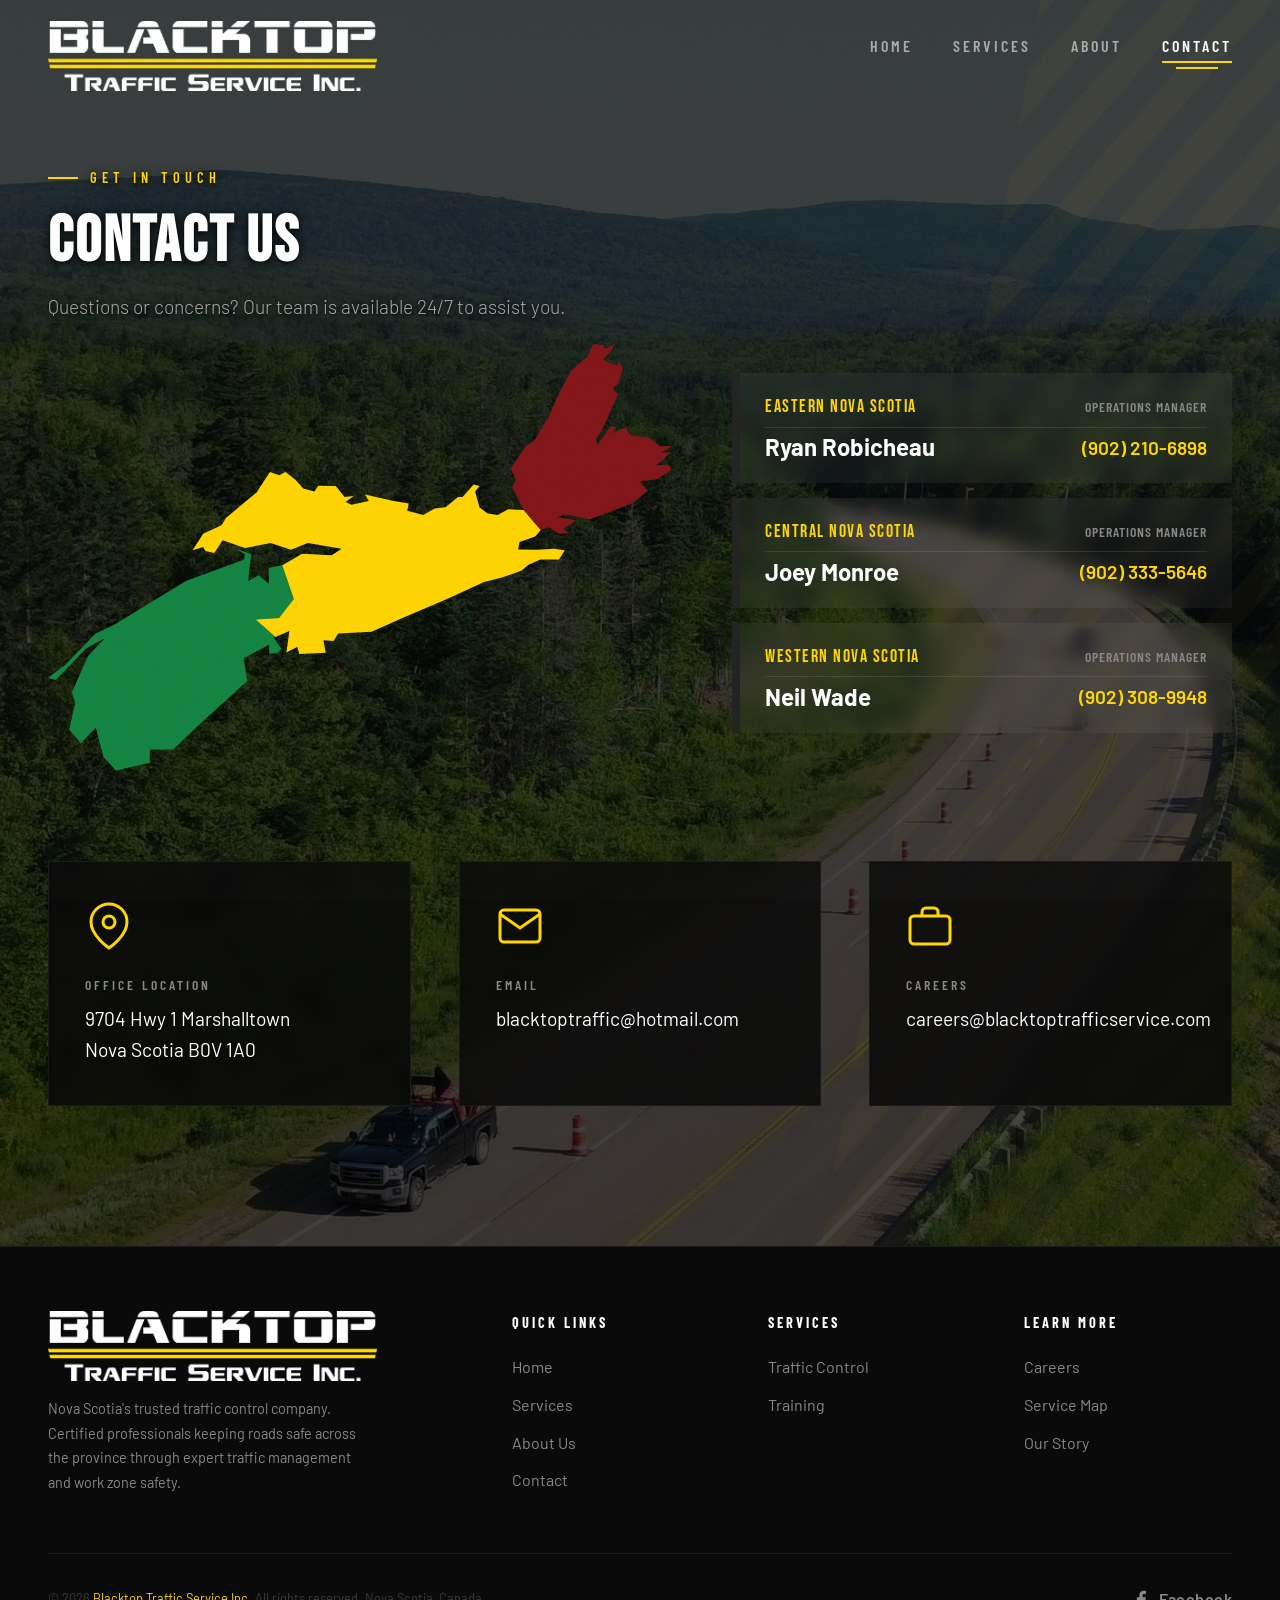
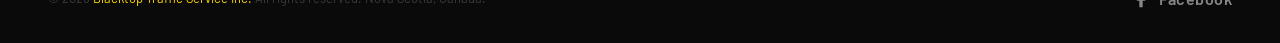
<file: contact.html>
<!DOCTYPE html>
<html lang="en">
<head>
    <meta charset="UTF-8">
    <meta name="viewport" content="width=device-width, initial-scale=1.0">
    <meta name="description" content="Contact Blacktop Traffic Service Inc. for traffic control and traffic safety services across Nova Scotia. Regional operations managers covering Eastern, Central, and Western Nova Scotia. Email blacktoptraffic@hotmail.com. 24/7 availability.">
    <meta name="keywords" content="contact Blacktop Traffic Service, Blacktop Traffic, Blacktop Service, traffic control Nova Scotia, Nova Scotia traffic services, traffic management inquiry, traffic service Nova Scotia, traffic safety, traffic control person, Ryan Robicheau, Cape Breton traffic services, Eastern Nova Scotia traffic, Central Nova Scotia traffic, Western Nova Scotia traffic, traffic control Halifax, traffic control Sydney, traffic control Truro, traffic control Dartmouth, traffic control Yarmouth, traffic control Digby, traffic control Antigonish, traffic control New Glasgow, traffic control Amherst, traffic control Bridgewater, traffic control Kentville, traffic control Port Hawkesbury">
    <meta name="author" content="Blacktop Traffic Service Inc.">
    <meta name="robots" content="index, follow">
    <meta name="geo.region" content="CA-NS">
    <meta name="geo.placename" content="Marshalltown, Nova Scotia, Canada">
    <meta property="og:title" content="Contact Blacktop Traffic Service Inc. — Nova Scotia Traffic Control">
    <meta property="og:description" content="Get in touch with Blacktop Traffic Service for traffic control services across Nova Scotia. Regional managers covering Eastern, Central, and Western NS. 24/7 availability.">
    <meta property="og:type" content="website">
    <meta property="og:locale" content="en_CA">
    <meta property="og:site_name" content="Blacktop Traffic Service Inc.">
    <meta property="og:url" content="https://www.blacktoptraffic.ca/contact">
    <title>Contact Us — Blacktop Traffic Service Inc. | Nova Scotia Traffic Control</title>
    <link rel="canonical" href="https://www.blacktoptraffic.ca/contact">
    <link rel="icon" type="image/svg+xml" href="images/blacktop_site_icon.svg">
    <link rel="apple-touch-icon" href="images/blacktop_site_icon.png">
    <link rel="preconnect" href="https://fonts.googleapis.com">
    <link rel="preconnect" href="https://fonts.gstatic.com" crossorigin>
    <link href="https://fonts.googleapis.com/css2?family=Bebas+Neue&family=Barlow:wght@300;400;500;600;700&family=Barlow+Condensed:wght@400;600;700&display=swap" rel="stylesheet">
    <link rel="stylesheet" href="css/styles.css">
</head>
<body class="contact-page">
    <nav class="nav" role="navigation" aria-label="Main navigation">
        <div class="nav__inner">
        <a href="index.html" class="nav__logo" aria-label="Blacktop Traffic Service — Home">
            <img src="images/logo.png" alt="Blacktop Traffic Service" class="nav__logo-img">
        </a>

        <div class="nav__links">
            <a href="index.html" class="nav__link">Home</a>
            <a href="services.html" class="nav__link">Services</a>
            <a href="about.html" class="nav__link">About</a>
            <a href="contact.html" class="nav__link">Contact</a>
        </div>

        <button class="nav__hamburger" aria-label="Toggle menu" aria-expanded="false">
            <div class="nav__hamburger-icon">
                <span></span>
                <span></span>
                <span></span>
            </div>
            <span class="nav__hamburger-label">Menu</span>
        </button>
        </div>

        <div class="nav__mobile-menu">
            <a href="index.html" class="nav__mobile-link">Home</a>
            <a href="services.html" class="nav__mobile-link">Services</a>
            <a href="about.html" class="nav__mobile-link">About</a>
            <a href="contact.html" class="nav__mobile-link">Contact</a>
        </div>
    </nav>

    <div class="contact-page__content">
    <div class="contact-bg-stripe" aria-hidden="true"></div>

    <!-- PAGE HEADER -->
    <header class="page-header">
        <div class="page-header__stripe" aria-hidden="true"></div>
        <div class="container">
            <div class="section-label">Get In Touch</div>
            <h1 class="section-title">Contact Us</h1>
            <p class="section-subtitle">
                Questions or concerns? Our team is available 24/7 to assist you.</p>
        </div>
    </header>
	<!-- REGION MAP -->
	<section id="service-map" class="map-section section-pad" aria-label="Regional Operations Managers">
    <div class="container">
        <div class="map-layout">
            <div class="map-visual">
                <svg id="ns-map" xmlns="http://www.w3.org/2000/svg" style="overflow: visible;" viewBox="0 0 997.34 681.78">
                    <defs>
                        <style>
                            /* Your Illustrator Colors */
                            .cls-1 { fill: #138442; } /* Western Green */
                            .cls-2 { fill: #821518; } /* Eastern Red */
                            .cls-3 { fill: #fed402; } /* Central Yellow */
                            
                            /* Interactive States */
                            #Western, #Central, #Eastern { 
                                cursor: pointer; 
                                transition: all 0.3s ease; 
                            }
                            #ns-map g:hover { 
                                opacity: 0.7; 
                                filter: brightness(1.2);
                            }
                        </style>
                    </defs>
                    <g id="Western">
                        <polygon class="cls-1" points="360.89 469.34 372.74 486.52 367.41 494.22 353.78 494.82 352.89 480.89 312.89 502.22 318.22 538.67 277.34 576 241.78 608 200 648 162.67 648 162.67 669.34 108.45 681.78 88.89 660.45 76.45 613.34 52.45 638.22 33.78 616 43.56 573.34 38.22 556.45 64 498.67 90.67 470.22 61.34 486.22 12.45 536.89 0 533.34 27.56 512.89 75.56 463.11 105.78 448.89 220.45 378.67 313.78 344.63 314.67 336 300.45 327.11 325.34 336 322.67 352.78 320 378.67 336.89 369.78 352.89 383.11 352.89 358.22 374.26 353.19 392.89 407.71 369.19 437.93 331.85 440.3 363.59 468.18 360.89 469.34"/>
                    </g>
                    <g id="Central">
                        <polygon class="cls-3" points="826.08 329.48 816.59 344.63 786.97 344.63 768 352.78 757.34 362.08 725.34 373.34 696.89 380.45 651.85 400.99 629.34 411.26 566.52 437.93 517.34 459.85 464 462.82 456.3 474.67 440.3 473.48 443.85 493.63 401.78 495.41 398.22 484.15 381.04 493.04 385.78 458.67 363.59 468.18 331.85 440.3 369.19 437.93 392.89 407.71 374.26 353.19 376 352.78 406.22 335.11 453.34 337.78 469.34 327.11 415.11 318.22 388.45 328.89 355.56 318.22 314.67 326.22 279.11 313.78 265.78 334.22 251.56 330.67 248 324.45 231.11 329.78 248 303.11 277.34 289.78 284.45 278.22 312.89 254.22 333.34 237.34 354.67 204.45 369.78 209.78 379.56 204.45 395.56 216.89 408 231.11 425.78 235.56 432 226.67 460 227.11 474 244.45 488.67 242.89 475.56 252.67 485.11 256.89 503.39 253.07 512.78 251.11 506.67 240.59 550.52 250.67 576.59 254.82 574.22 266.67 599.71 273.19 618.08 263.11 635.26 260.74 655.41 244.74 662.52 244.74 680.3 224.59 689.78 226.97 682.67 235.85 689.78 261.34 702.82 270.82 718.82 273.19 735.41 264.3 760.3 265.48 787.56 297.48 778.67 307.56 753.78 316.45 751.41 328.3 782.82 328.89 808.3 327.11 826.08 329.48"/>
                    </g>
                    <g id="Eastern">
                        <polygon class="cls-2" points="991.41 192.59 996.74 200.89 973.04 216.3 945.78 219.85 958.82 234.67 935.11 253.63 898.37 268.45 866.37 280.3 842.67 275.56 824.89 272 814.82 277.34 831.41 279.11 843.85 282.08 823.71 295.11 832 302.22 816.59 303.41 800.59 292.74 787.56 297.48 760.3 265.48 741.93 228.74 747.85 217.48 739.56 199.11 750.22 183.11 763.26 163.56 778.08 152.89 800 116.74 813.63 85.34 835.56 42.67 861.63 20.74 871.71 0 887.11 1.78 890.67 7.71 904.3 0 903.11 7.11 887.11 24.3 898.37 30.22 910.82 34.37 912 27.26 919.11 37.93 911.41 63.41 902.52 70.52 910.82 81.19 885.93 136.89 875.85 151.11 878.22 161.78 898.37 132.15 908.45 132.74 901.34 142.82 922.67 133.93 931.56 146.37 960.59 149.34 978.37 163.56 997.34 162.97 980.15 174.22 995.56 173.04 971.85 194.37 991.41 192.59"/>
                    </g>
                </svg>
          </div>

            <div class="manager-sidebar">
    <div id="card-Eastern" class="manager-card">
        <div class="card-header">
            <span class="card-region">Eastern Nova Scotia</span>
            <span class="card-title">Operations Manager</span>
        </div>
        <div class="card-body">
            <p class="manager-name">Ryan Robicheau</p>
            <a href="tel:9022106898" class="manager-phone">(902) 210-6898</a>
        </div>
    </div>

    <div id="card-Central" class="manager-card">
        <div class="card-header">
            <span class="card-region">Central Nova Scotia</span>
            <span class="card-title">Operations Manager</span>
        </div>
        <div class="card-body">
            <p class="manager-name">Joey Monroe</p>
            <a href="tel:9023335646" class="manager-phone">(902) 333-5646</a>
        </div>
    </div>

    <div id="card-Western" class="manager-card">
        <div class="card-header">
            <span class="card-region">Western Nova Scotia</span>
            <span class="card-title">Operations Manager</span>
        </div>
        <div class="card-body">
            <p class="manager-name">Neil Wade</p>
            <a href="tel:9023089948" class="manager-phone">(902) 308-9948</a>
        </div>
    </div>
    </div>
        </div>
    </div>
</section>

<style>
    .map-section {
        background-color: transparent;
        color: #fff;
        padding: 0 48px 20px;
        margin-top: -100px;
    }

    .map-layout { 
        display: flex; 
        gap: 60px; 
        align-items: center; 
        margin-top: 40px; 
    }
    
    .map-visual { flex: 1; min-width: 400px; } 
    .manager-sidebar { flex: 1; max-width: 500px; }
    #ns-map { width: 100%; height: auto; overflow: visible; }
	
    /* ... existing map-section/layout styles ... */

    /* BASE REGIONS */
    #Western, #Central, #Eastern { 
        cursor: pointer; 
        pointer-events: visiblePainted;
        transition: filter 0.3s ease;
        opacity: 1 !important;
    }

    /* THEMED GLOWS */
    
    /* Western Green Glow */
    #Western:hover, #Western.active-region { 
        filter: brightness(1.2) drop-shadow(0px 0px 12px rgba(19, 132, 66, 0.8)) !important;
    }

    /* Central Yellow Glow (#fed402) */
    #Central:hover, #Central.active-region { 
        filter: brightness(1.2) drop-shadow(0px 0px 12px rgba(254, 212, 2, 0.8)) !important;
    }

    /* Eastern Red Glow */
    #Eastern:hover, #Eastern.active-region { 
        filter: brightness(1.2) drop-shadow(0px 0px 12px rgba(130, 21, 24, 0.8)) !important;
    }

    /* Card Layout Tweaks */
    .manager-card {
        padding: 20px 25px;
        margin-bottom: 15px;
        background: rgba(255, 255, 255, 0.05); 
        border-left: 8px solid #222; 
        transition: all 0.3s ease;
        cursor: pointer;
    }

    /* The "Split" Header Line */
    .card-header {
        display: flex;
        justify-content: space-between;
        align-items: baseline;
        margin-bottom: 8px;
        border-bottom: 1px solid rgba(255, 255, 255, 0.1); /* Optional: thin divider line */
        padding-bottom: 5px;
    }

    .card-region { 
        font-family: 'Bebas Neue', sans-serif; 
        color: #FFD700; 
        font-size: 1.1rem; 
        letter-spacing: 1.5px;
        text-transform: uppercase;
    }

    .card-title {
        font-family: 'Barlow Condensed', sans-serif;
        font-weight: 600;
        font-size: 0.9rem;
        color: #888; /* Dims the title slightly to focus on the name */
        text-transform: uppercase;
        letter-spacing: 1px;
    }

    .manager-name {
        font-size: 1.5rem !important; /* Made the name pop more */
        color: #fff !important;
        font-weight: 700;
        margin: 0 !important; /* Removed margins for compression */
        line-height: 1.2;
    }

    .manager-phone {
        font-family: 'Barlow', sans-serif;
        font-size: 1.2rem;
        color: #ccc; /* Default color */
        text-decoration: none;
        transition: color 0.3s ease;
    }

    .manager-card#card-Western.active,
    .manager-card#card-Western:hover { border-left-color: #138442; background: rgba(19, 132, 66, 0.15); }
    .manager-card#card-Central.active,
    .manager-card#card-Central:hover { border-left-color: #fed402; background: rgba(254, 212, 2, 0.15); }
    .manager-card#card-Eastern.active,
    .manager-card#card-Eastern:hover { border-left-color: #821518; background: rgba(130, 21, 24, 0.15); }

    /* Text Styles */
    .card-header { display: flex; justify-content: space-between; align-items: baseline; margin-bottom: 5px; }
    .card-body { display: flex; justify-content: space-between; align-items: center; }
    .card-region { font-family: 'Bebas Neue', sans-serif; color: #FFD700; font-size: 1.1rem; }
    .card-title { font-family: 'Barlow Condensed', sans-serif; font-weight: 600; font-size: 0.85rem; color: #888; text-transform: uppercase; }
    .manager-name { font-size: 1.5rem !important; color: #fff !important; font-weight: 700; margin: 0 !important; }
    .manager-phone { font-family: 'Barlow', sans-serif; font-size: 1.2rem; color: #FFD700 !important; text-decoration: none; font-weight: 600; }

	/* --- Mobile Responsive Fix --- */
    @media (max-width: 1000px) {
        .map-section { padding: 0 24px 20px; }

        .map-layout {
            flex-direction: column;
            gap: 30px;
            align-items: center;
        }

        .map-visual {
            width: 100%;
            min-width: 100%;
            max-width: 100%;
        }

        .manager-sidebar {
            width: 100%;
            max-width: 100%;
            flex: none;
            display: block !important;
        }

        .manager-card {
            padding: 15px 20px;
            margin-bottom: 12px;
        }

        .card-body {
            flex-direction: column;
            align-items: flex-start;
            gap: 5px;
        }
    }

    @media (max-width: 480px) {
        .map-section { padding: 0 16px 20px; }
    }
</style>

<script>
    document.addEventListener('DOMContentLoaded', () => {
    const regions = document.querySelectorAll('#ns-map g');
    const cards = document.querySelectorAll('.manager-card');
    const mapContainer = document.querySelector('.map-visual');
    let clickedId = null;

    const activateUI = (id, isPersistent = false) => {
        // Reset everything
        cards.forEach(card => card.classList.remove('active'));
        regions.forEach(region => region.classList.remove('active-region'));

        if (!id) return;

        // Activate the Map Region
        const mapPart = document.getElementById(id);
        if (mapPart) mapPart.classList.add('active-region');

        // Activate the Card
        const cardPart = document.getElementById(`card-${id}`);
        if (cardPart) cardPart.classList.add('active');

        if (isPersistent) clickedId = id;
    };

    // MAP EVENTS
    regions.forEach(region => {
        region.addEventListener('mouseenter', () => activateUI(region.id));
        
        region.addEventListener('click', (e) => {
            e.stopPropagation();
            activateUI(region.id, true);
        });
    });

    // CARD EVENTS
    cards.forEach(card => {
        const regionId = card.id.replace('card-', '');

        card.addEventListener('mouseenter', () => activateUI(regionId));
        card.addEventListener('mouseleave', () => activateUI(clickedId));

        card.addEventListener('click', (e) => {
            e.stopPropagation();
            activateUI(regionId, true);
        });
    });

    // RESET ON LEAVE (Returns to clicked region or nothing)
    mapContainer.addEventListener('mouseleave', () => {
        activateUI(clickedId);
    });

    // CLICK BACKGROUND TO RESET
    document.addEventListener('click', (e) => {
        if (!e.target.closest('#ns-map') && !e.target.closest('.manager-card')) {
            clickedId = null;
            activateUI(null);
        }
    });
});
</script>
    <!-- CONTACT SECTION -->
    <section id="careers" class="contact-section section-pad" aria-label="Contact information">
        <div class="container">
            <div class="contact__layout">
                <div class="contact-card reveal reveal-delay-1">
                    <div class="contact-card__icon">
                        <svg viewBox="0 0 24 24" aria-hidden="true">
                            <path d="M21 10c0 7-9 13-9 13s-9-6-9-13a9 9 0 0118 0z"/>
                            <circle cx="12" cy="10" r="3"/>
                        </svg>
                    </div>
                    <div class="contact-card__label">Office Location</div>
                    <div class="contact-card__value">9704 Hwy 1 Marshalltown<br>Nova Scotia B0V 1A0</div>
                </div>
<div class="contact-card reveal reveal-delay-3">
          <div class="contact-card__icon">
                        <svg viewBox="0 0 24 24" aria-hidden="true">
                            <path d="M4 4h16c1.1 0 2 .9 2 2v12c0 1.1-.9 2-2 2H4c-1.1 0-2-.9-2-2V6c0-1.1.9-2 2-2z"/>
                            <polyline points="22,6 12,13 2,6"/>
                        </svg>
                    </div>
                    <div class="contact-card__label">Email</div>
                    <div class="contact-card__value">
                        <a href="mailto:blacktoptraffic@hotmail.com">blacktoptraffic@hotmail.com</a>
                    </div>
                </div>

                <div id="careers-card" class="contact-card reveal reveal-delay-4">
                    <div class="contact-card__icon">
                        <svg viewBox="0 0 24 24" aria-hidden="true">
                            <rect x="2" y="7" width="20" height="14" rx="2" ry="2"/>
                            <path d="M16 7V5a2 2 0 00-2-2h-4a2 2 0 00-2 2v2"/>
                        </svg>
                    </div>
                    <div class="contact-card__label">Careers</div>
                    <div class="contact-card__value">
                        <a href="mailto:careers@blacktoptrafficservice.com">careers@blacktoptrafficservice.com</a>
                    </div>
                </div>
            </div>
        </div>
    </section>

    <!-- FOOTER -->
    <footer class="footer" role="contentinfo">
        <div class="footer__top">
            <div class="footer__brand">
                <a href="index.html" class="footer__logo" aria-label="Blacktop Traffic Service — Home">
                    <img src="images/logo.png" alt="Blacktop Traffic Service" class="footer__logo-img">
                </a>
                <p>
                    Nova Scotia's trusted traffic control company. Certified professionals keeping roads safe across the province through expert traffic management and work zone safety.
                </p>
            </div>

            <div>
                <div class="footer__col-title">Quick Links</div>
                <a href="index.html" class="footer__col-link">Home</a>
                <a href="services.html" class="footer__col-link">Services</a>
                <a href="about.html" class="footer__col-link">About Us</a>
                <a href="contact.html" class="footer__col-link">Contact</a>
            </div>

            <div>
                <div class="footer__col-title">Services</div>
                <a href="services.html#traffic-control-details" class="footer__col-link">Traffic Control</a>
                <a href="services.html#training-details" class="footer__col-link">Training</a>
            </div>

            <div>
                <div class="footer__col-title">Learn More</div>
                <a href="contact.html#careers" class="footer__col-link">Careers</a>
                <a href="contact.html#service-map" class="footer__col-link">Service Map</a>
                <a href="about.html#our-story" class="footer__col-link">Our Story</a>
            </div>
        </div>

        <div class="footer__bottom">
            <div class="footer__copy">
                &copy; 2026 <a href="index.html">Blacktop Traffic Service Inc.</a> All rights reserved. Nova Scotia, Canada.
            </div>
            <div class="footer__socials">
                <a href="https://www.facebook.com/profile.php?id=100088332285635" target="_blank" rel="noopener noreferrer" class="footer__facebook-link" aria-label="Facebook">
                    <svg viewBox="0 0 24 24" fill="currentColor"><path d="M18 2h-3a5 5 0 00-5 5v3H7v4h3v8h4v-8h3l1-4h-4V7a1 1 0 011-1h3z"/></svg>
                    <span>Facebook</span>
                </a>
            </div>
        </div>
    </footer>

    </div>
    <script src="js/main.js"></script>
</body>
</html>
</file>
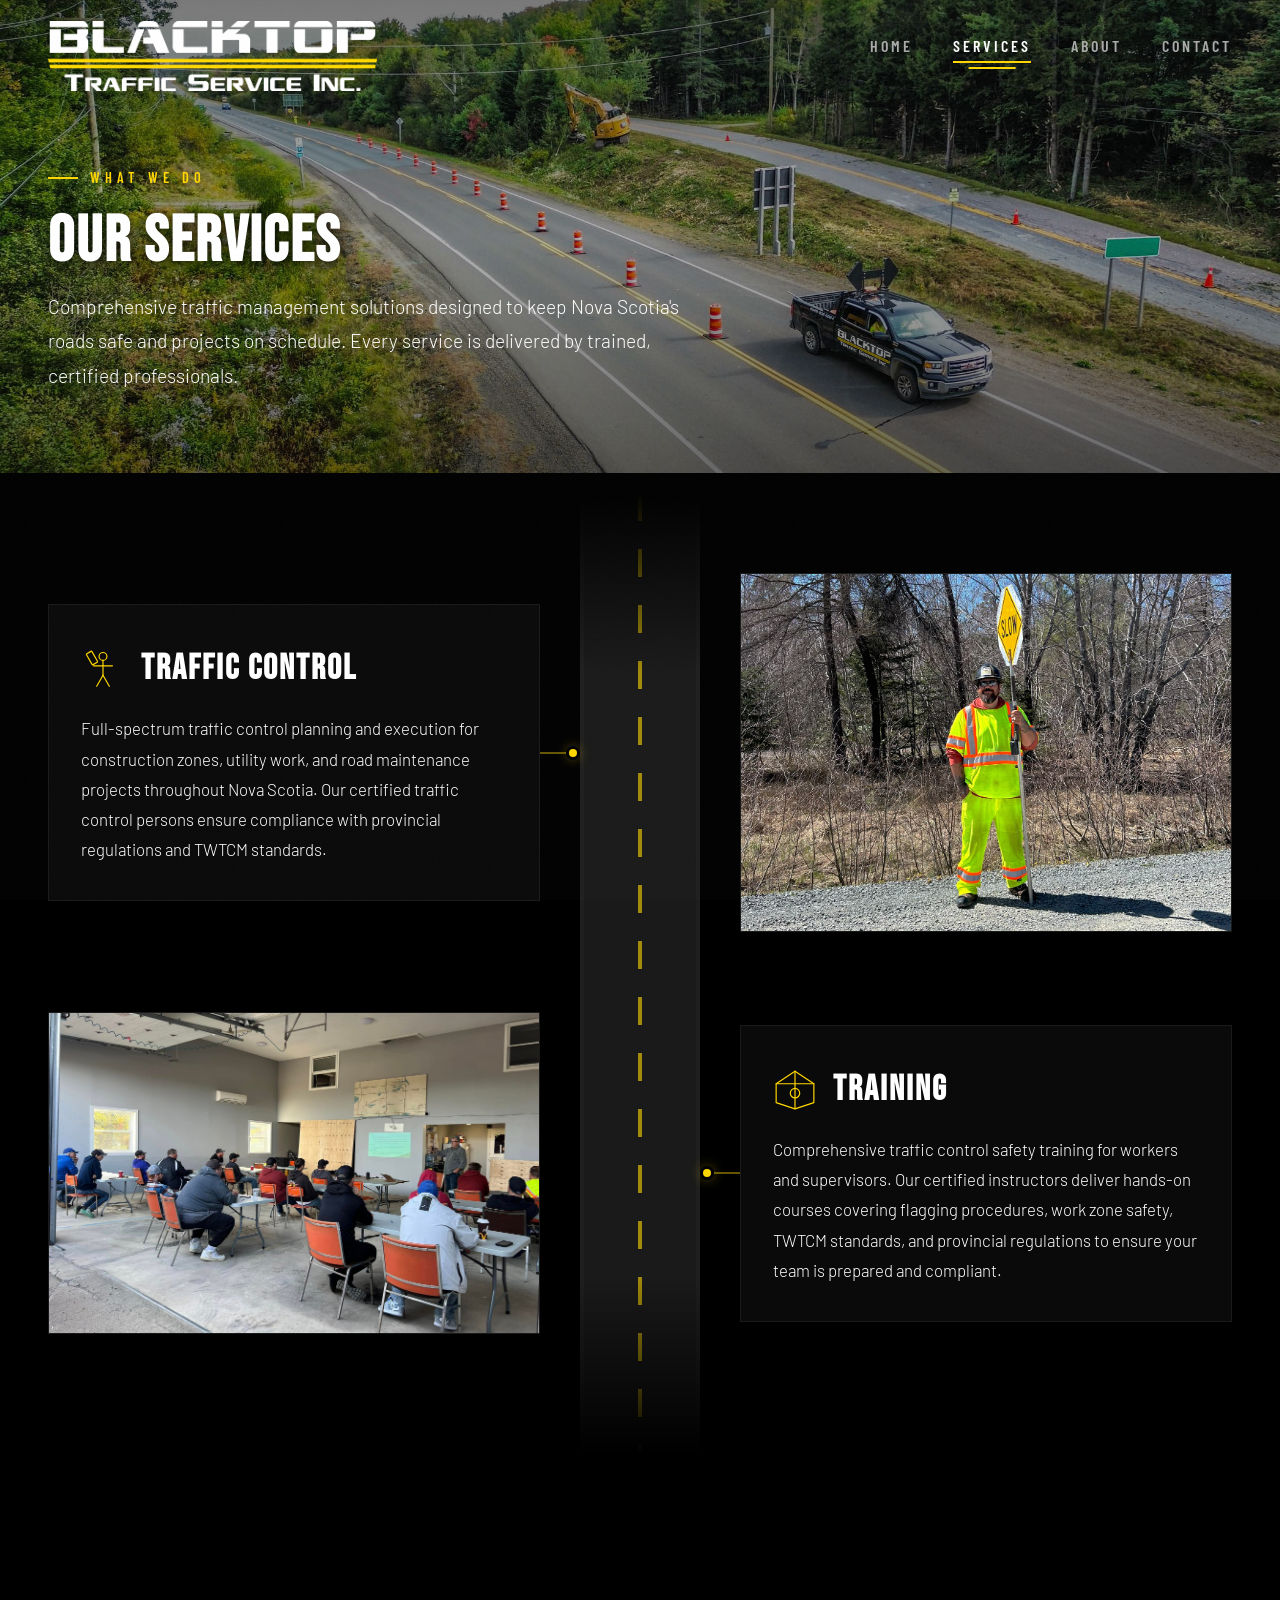
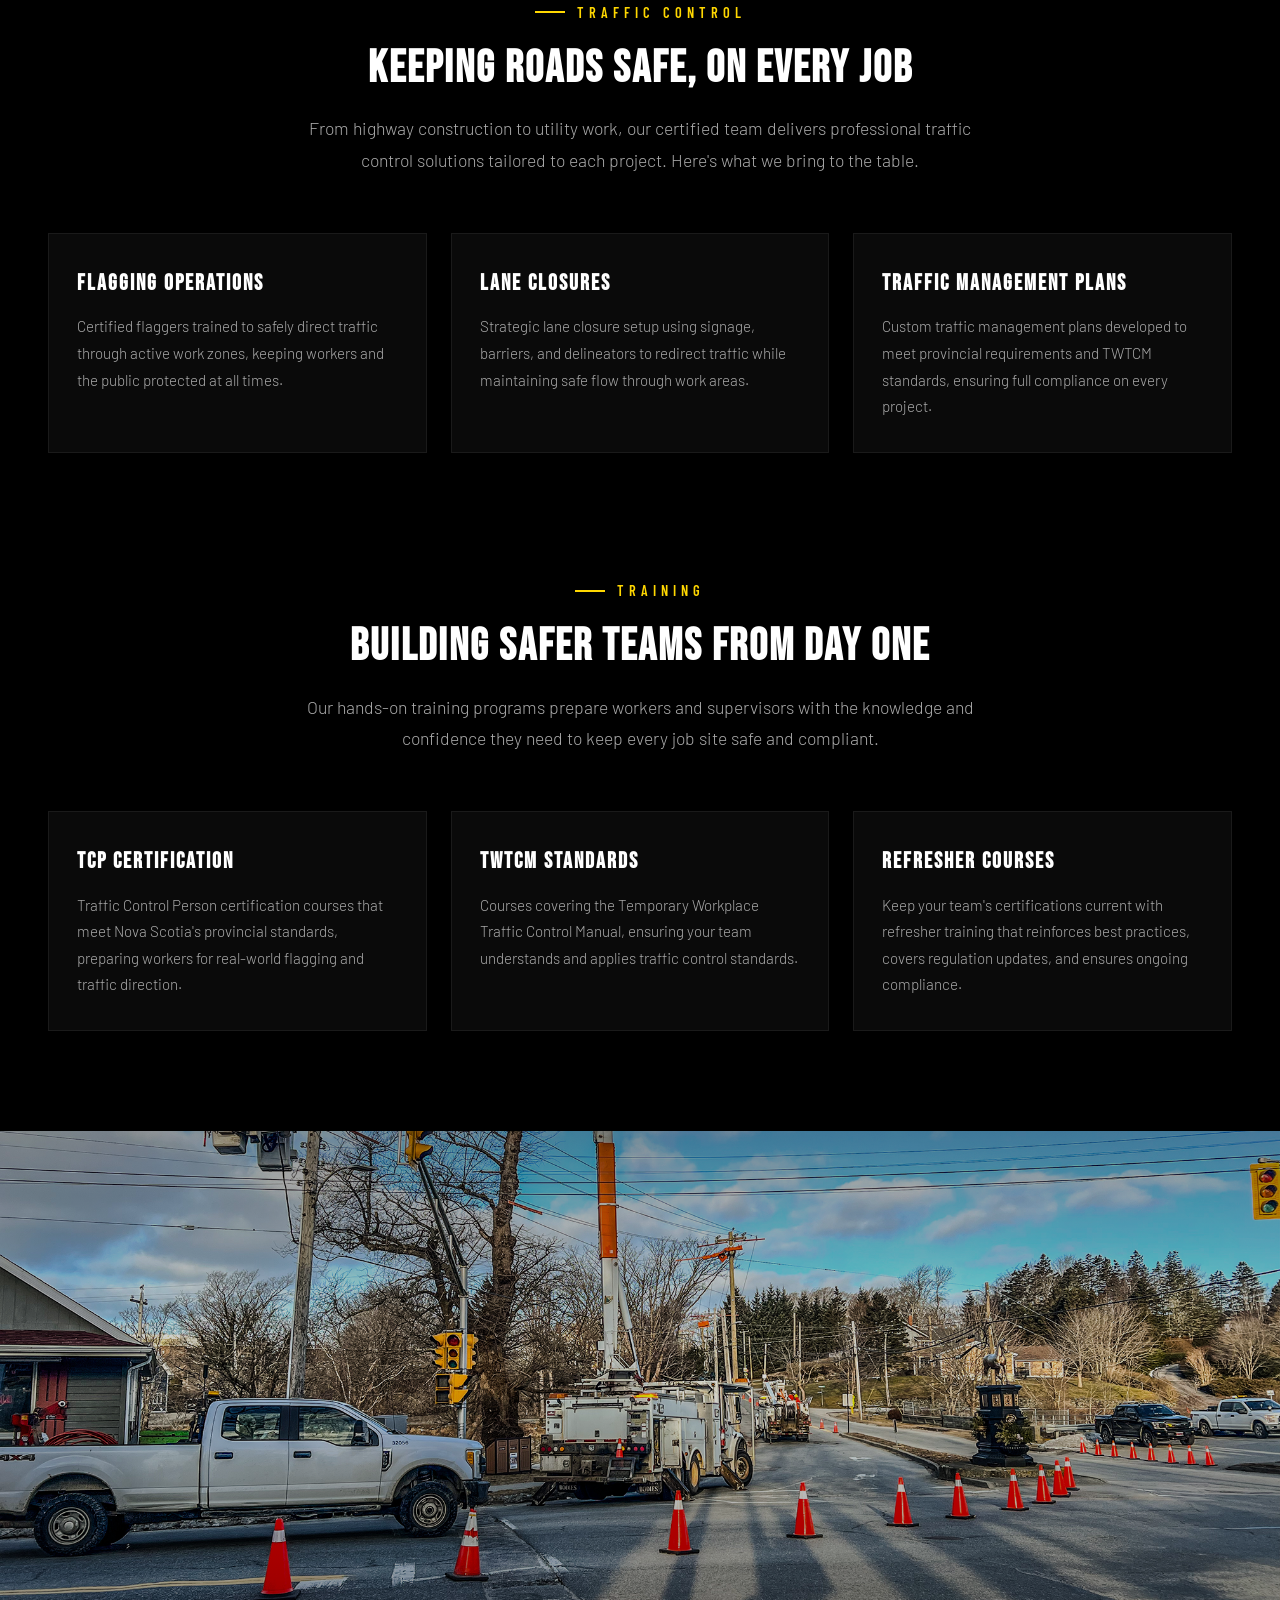
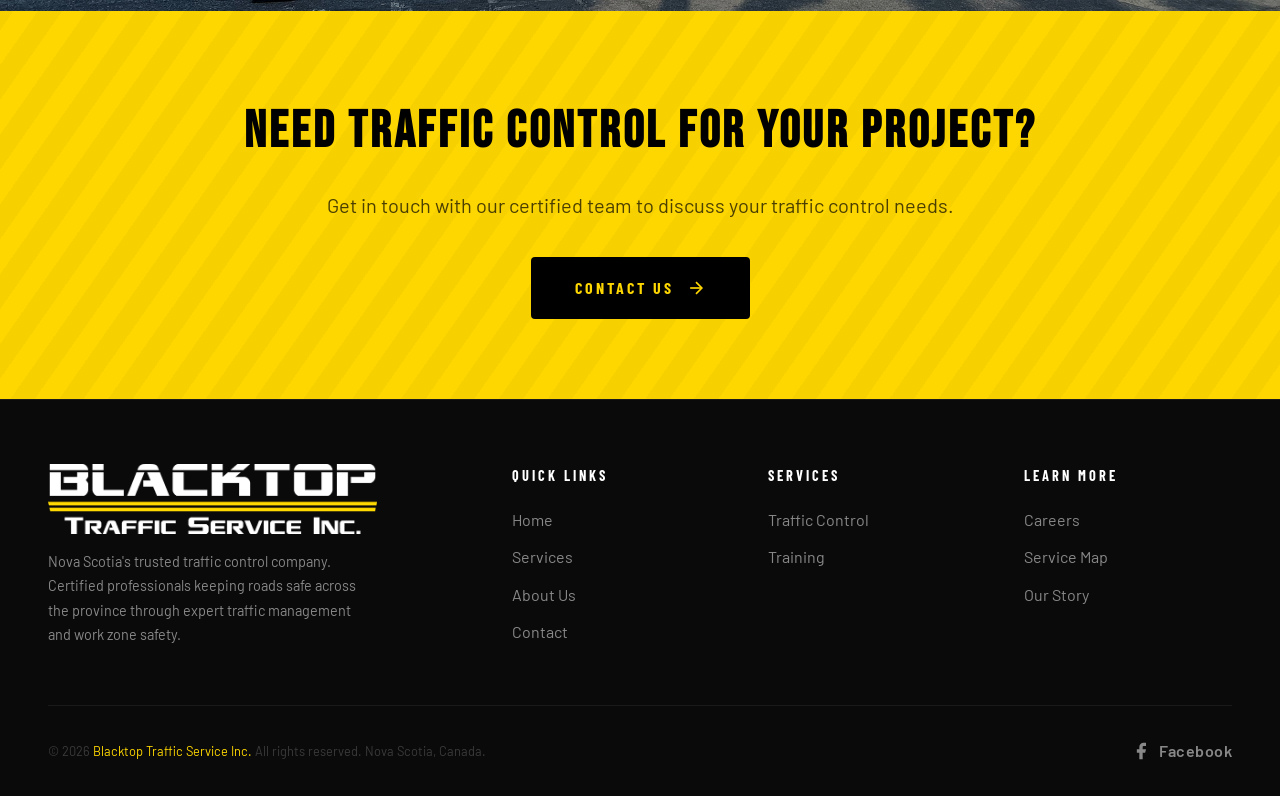
<file: services.html>
<!DOCTYPE html>
<html lang="en">
<head>
    <meta charset="UTF-8">
    <meta name="viewport" content="width=device-width, initial-scale=1.0">
    <meta name="description" content="Blacktop Traffic Service offers professional traffic control, traffic control person services, flagging, lane closures, traffic safety training, and construction zone traffic management across Nova Scotia. Serving Halifax, Cape Breton, Truro, Yarmouth, Digby, and all regions.">
    <meta name="keywords" content="traffic control services Nova Scotia, traffic services, Nova Scotia traffic, traffic service, traffic control person, traffic control training, traffic safety, traffic management, Blacktop Traffic, Blacktop Traffic Service, Blacktop Service, flagging Nova Scotia, lane closures, construction zone management, pilot car services, event traffic management, Cape Breton traffic services, traffic control Halifax, traffic control Sydney, traffic control Truro, traffic control Dartmouth, traffic control Yarmouth, traffic control Kentville, traffic control Amherst, traffic control Antigonish, traffic control Bridgewater, traffic control New Glasgow, traffic control Digby, traffic control Pictou, traffic control Lunenburg, traffic control Shelburne, traffic control Port Hawkesbury, traffic control Inverness, traffic control Glace Bay, traffic control North Sydney, traffic control Lower Sackville, traffic control Bedford, TCP certification Nova Scotia, TWTCM training">
    <meta name="author" content="Blacktop Traffic Service Inc.">
    <meta name="robots" content="index, follow">
    <meta name="geo.region" content="CA-NS">
    <meta name="geo.placename" content="Nova Scotia, Canada">
    <meta property="og:title" content="Traffic Control & Safety Services — Blacktop Traffic Service Inc.">
    <meta property="og:description" content="Professional traffic control, flagging, traffic control person services, and traffic safety training across all of Nova Scotia. 24/7 availability.">
    <meta property="og:type" content="website">
    <meta property="og:locale" content="en_CA">
    <meta property="og:site_name" content="Blacktop Traffic Service Inc.">
    <meta property="og:url" content="https://www.blacktoptraffic.ca/services">
    <title>Traffic Control & Safety Services — Blacktop Traffic Service Inc. | Nova Scotia</title>
    <link rel="canonical" href="https://www.blacktoptraffic.ca/services">
    <link rel="icon" type="image/svg+xml" href="images/blacktop_site_icon.svg">
    <link rel="apple-touch-icon" href="images/blacktop_site_icon.png">
    <link rel="preconnect" href="https://fonts.googleapis.com">
    <link rel="preconnect" href="https://fonts.gstatic.com" crossorigin>
    <link href="https://fonts.googleapis.com/css2?family=Bebas+Neue&family=Barlow:wght@300;400;500;600;700&family=Barlow+Condensed:wght@400;600;700&display=swap" rel="stylesheet">
    <link rel="stylesheet" href="css/styles.css">
</head>
<body>

    <!-- NAVIGATION -->
    <nav class="nav" role="navigation" aria-label="Main navigation">
        <div class="nav__inner">
        <a href="index.html" class="nav__logo" aria-label="Blacktop Traffic Service — Home">
            <img src="images/logo.png" alt="Blacktop Traffic Service" class="nav__logo-img">
        </a>

        <div class="nav__links">
            <a href="index.html" class="nav__link">Home</a>
            <a href="services.html" class="nav__link">Services</a>
            <a href="about.html" class="nav__link">About</a>
            <a href="contact.html" class="nav__link">Contact</a>
        </div>

        <button class="nav__hamburger" aria-label="Toggle menu" aria-expanded="false">
            <div class="nav__hamburger-icon">
                <span></span>
                <span></span>
                <span></span>
            </div>
            <span class="nav__hamburger-label">Menu</span>
        </button>
        </div>

        <div class="nav__mobile-menu">
            <a href="index.html" class="nav__mobile-link">Home</a>
            <a href="services.html" class="nav__mobile-link">Services</a>
            <a href="about.html" class="nav__mobile-link">About</a>
            <a href="contact.html" class="nav__mobile-link">Contact</a>
        </div>
    </nav>


    <!-- PAGE HEADER -->
    <header class="page-header page-header--bg">
        <img src="images/services-header.jpg" alt="Blacktop Traffic Service truck with traffic cones and lane closure on Nova Scotia highway" class="page-header__bg-image">
        <div class="page-header__bg-overlay"></div>
        <div class="container">
            <div class="section-label">What We Do</div>
            <h1 class="section-title">Our Services</h1>
            <p class="section-subtitle">
                Comprehensive traffic management solutions designed to keep Nova Scotia's roads safe and projects on schedule. Every service is delivered by trained, certified professionals.
            </p>
        </div>
    </header>

    <!-- SERVICES ROAD -->
    <section id="traffic-control" class="road-section" aria-label="Traffic control services">
        <!-- The Road -->
        <div class="road" aria-hidden="true">
            <div class="road__edge road__edge--left"></div>
            <div class="road__surface">
                <div class="road__dashes"></div>
            </div>
            <div class="road__edge road__edge--right"></div>
            <div class="road__fade road__fade--top"></div>
            <div class="road__fade road__fade--bottom"></div>
        </div>

        <!-- Service Stops -->
        <div class="road__stops">
            <!-- Service 1 — Card Left, Image Right -->
            <div class="road-stop road-stop--left reveal">
                <article class="road-stop__card">

                    <div class="road-stop__icon">
                        <svg viewBox="0 0 56 56" aria-hidden="true">
                            <circle cx="28" cy="12" r="5"/>
                            <line x1="28" y1="17" x2="28" y2="36"/>
                            <line x1="16" y1="24" x2="40" y2="24"/>
                            <line x1="28" y1="36" x2="20" y2="50"/>
                            <line x1="28" y1="36" x2="36" y2="50"/>
                            <rect x="10" y="6" width="8" height="16" rx="1" transform="rotate(-30 14 14)"/>
                        </svg>
                    </div>
                    <h2 class="road-stop__title">Traffic Control</h2>
                    <p class="road-stop__text">
                        Full-spectrum traffic control planning and execution for construction zones, utility work, and road maintenance projects throughout Nova Scotia. Our certified traffic control persons ensure compliance with provincial regulations and TWTCM standards.
                    </p>
                </article>
                <div class="road-stop__connector" aria-hidden="true">
                    <span class="road-stop__line"></span>
                    <span class="road-stop__dot"></span>
                </div>
                <div class="road-stop__image">
                    <img src="images/traffic_control_person.png" alt="Traffic control person holding a slow sign at a work zone">
                </div>
            </div>

            <!-- Service 2 — Card Right, Image Left -->
            <div id="training" class="road-stop road-stop--right reveal">
                <div class="road-stop__image">
                    <img src="images/services/flagging.jpg" alt="Traffic safety training session with certified instructors">
                </div>
                <div class="road-stop__connector" aria-hidden="true">
                    <span class="road-stop__dot"></span>
                    <span class="road-stop__line"></span>
                </div>
                <article class="road-stop__card">

                    <div class="road-stop__icon">
                        <svg viewBox="0 0 56 56" aria-hidden="true">
                            <polygon points="28,4 52,20 52,44 28,52 4,44 4,20"/>
                            <line x1="28" y1="4" x2="28" y2="52"/>
                            <line x1="4" y1="20" x2="52" y2="20"/>
                            <circle cx="28" cy="32" r="6"/>
                        </svg>
                    </div>
                    <h2 class="road-stop__title">Training</h2>
                    <p class="road-stop__text">
                        Comprehensive traffic control safety training for workers and supervisors. Our certified instructors deliver hands-on courses covering flagging procedures, work zone safety, TWTCM standards, and provincial regulations to ensure your team is prepared and compliant.
                    </p>
                </article>
            </div>

        </div>
    </section>

    <!-- DEEP DIVE — TRAFFIC CONTROL -->
    <section id="traffic-control-details" class="service-detail section-pad" aria-label="Traffic control details">
        <div class="container">
            <div class="service-detail__header reveal">
                <div class="section-label">Traffic Control</div>
                <h2 class="service-detail__title">Keeping Roads Safe, On Every Job</h2>
                <p class="service-detail__intro">
                    From highway construction to utility work, our certified team delivers professional traffic control solutions tailored to each project. Here's what we bring to the table.
                </p>
            </div>
            <div class="service-detail__grid">
                <div class="detail-card reveal reveal-delay-1">
                    <h3 class="detail-card__title">Flagging Operations</h3>
                    <p class="detail-card__text">Certified flaggers trained to safely direct traffic through active work zones, keeping workers and the public protected at all times.</p>
                </div>
                <div class="detail-card reveal reveal-delay-2">
                    <h3 class="detail-card__title">Lane Closures</h3>
                    <p class="detail-card__text">Strategic lane closure setup using signage, barriers, and delineators to redirect traffic while maintaining safe flow through work areas.</p>
                </div>
                <div class="detail-card reveal reveal-delay-1">
                    <h3 class="detail-card__title">Traffic Management Plans</h3>
                    <p class="detail-card__text">Custom traffic management plans developed to meet provincial requirements and TWTCM standards, ensuring full compliance on every project.</p>
                </div>
            </div>
        </div>
    </section>

    <!-- DEEP DIVE — TRAINING -->
    <section id="training-details" class="service-detail service-detail--alt section-pad" aria-label="Training details">
        <div class="container">
            <div class="service-detail__header reveal">
                <div class="section-label">Training</div>
                <h2 class="service-detail__title">Building Safer Teams From Day One</h2>
                <p class="service-detail__intro">
                    Our hands-on training programs prepare workers and supervisors with the knowledge and confidence they need to keep every job site safe and compliant.
                </p>
            </div>
            <div class="service-detail__grid">
                <div class="detail-card reveal reveal-delay-1">
                    <h3 class="detail-card__title">TCP Certification</h3>
                    <p class="detail-card__text">Traffic Control Person certification courses that meet Nova Scotia's provincial standards, preparing workers for real-world flagging and traffic direction.</p>
                </div>
                <div class="detail-card reveal reveal-delay-2">
                    <h3 class="detail-card__title">TWTCM Standards</h3>
                    <p class="detail-card__text">Courses covering the Temporary Workplace Traffic Control Manual, ensuring your team understands and applies traffic control standards.</p>
                </div>
                <div class="detail-card reveal reveal-delay-1">
                    <h3 class="detail-card__title">Refresher Courses</h3>
                    <p class="detail-card__text">Keep your team's certifications current with refresher training that reinforces best practices, covers regulation updates, and ensures ongoing compliance.</p>
                </div>
            </div>
        </div>
    </section>

    <!-- FULL-WIDTH IMAGE DIVIDER -->
    <div class="fullwidth-divider fullwidth-divider--tall" aria-hidden="true">
        <img src="images/services-divider.png" alt="Blacktop Traffic Service work zone with traffic control vehicles and safety cones on Nova Scotia road" loading="lazy">
        <div class="fullwidth-divider__overlay"></div>
    </div>

    <!-- CTA BANNER -->
    <section class="cta-banner" aria-label="Call to action">
        <h2 class="cta-banner__title reveal">Need Traffic Control for Your Project?</h2>
        <p class="cta-banner__text reveal reveal-delay-1">
            Get in touch with our certified team to discuss your traffic control needs.
        </p>
        <a href="contact.html" class="btn btn--dark reveal reveal-delay-2">
            Contact Us
            <svg class="btn__arrow" viewBox="0 0 24 24" fill="none" stroke="currentColor" stroke-width="2" aria-hidden="true">
                <line x1="5" y1="12" x2="19" y2="12"/><polyline points="12 5 19 12 12 19"/>
            </svg>
        </a>
    </section>

    <!-- FOOTER -->
    <footer class="footer" role="contentinfo">
        <div class="footer__top">
            <div class="footer__brand">
                <a href="index.html" class="footer__logo" aria-label="Blacktop Traffic Service — Home">
                    <img src="images/logo.png" alt="Blacktop Traffic Service" class="footer__logo-img">
                </a>
                <p>
                    Nova Scotia's trusted traffic control company. Certified professionals keeping roads safe across the province through expert traffic management and work zone safety.
                </p>
            </div>

            <div>
                <div class="footer__col-title">Quick Links</div>
                <a href="index.html" class="footer__col-link">Home</a>
                <a href="services.html" class="footer__col-link">Services</a>
                <a href="about.html" class="footer__col-link">About Us</a>
                <a href="contact.html" class="footer__col-link">Contact</a>
            </div>

            <div>
                <div class="footer__col-title">Services</div>
                <a href="services.html#traffic-control-details" class="footer__col-link">Traffic Control</a>
                <a href="services.html#training-details" class="footer__col-link">Training</a>
            </div>

            <div>
                <div class="footer__col-title">Learn More</div>
                <a href="contact.html#careers" class="footer__col-link">Careers</a>
                <a href="contact.html#service-map" class="footer__col-link">Service Map</a>
                <a href="about.html#our-story" class="footer__col-link">Our Story</a>
            </div>
        </div>

        <div class="footer__bottom">
            <div class="footer__copy">
                &copy; 2026 <a href="index.html">Blacktop Traffic Service Inc.</a> All rights reserved. Nova Scotia, Canada.
            </div>
            <div class="footer__socials">
                <a href="https://www.facebook.com/profile.php?id=100088332285635" target="_blank" rel="noopener noreferrer" class="footer__facebook-link" aria-label="Facebook">
                    <svg viewBox="0 0 24 24" fill="currentColor"><path d="M18 2h-3a5 5 0 00-5 5v3H7v4h3v8h4v-8h3l1-4h-4V7a1 1 0 011-1h3z"/></svg>
                    <span>Facebook</span>
                </a>
            </div>
        </div>
    </footer>

    <script src="js/main.js"></script>
</body>
</html>
</file>
<file: css/styles.css>
/* ============================================
   CSS CUSTOM PROPERTIES
   ============================================ */
:root {
    --black: #000000;
    --white: #FFFFFF;
    --yellow: #FFD700;
    --yellow-dark: #E6C200;
    --yellow-glow: rgba(255, 215, 0, 0.15);
    --gray-900: #0A0A0A;
    --gray-800: #1A1A1A;
    --gray-700: #2A2A2A;
    --gray-600: #3A3A3A;
    --gray-400: #888888;
    --gray-300: #AAAAAA;
    --gray-100: #E5E5E5;
    --font-display: 'Bebas Neue', sans-serif;
    --font-heading: 'Barlow Condensed', sans-serif;
    --font-body: 'Barlow', sans-serif;
    --ease-out-expo: cubic-bezier(0.16, 1, 0.3, 1);
    --ease-out-quart: cubic-bezier(0.25, 1, 0.5, 1);
}

/* ============================================
   RESET & BASE
   ============================================ */
*, *::before, *::after {
    margin: 0;
    padding: 0;
    box-sizing: border-box;
}

html {
    scroll-behavior: smooth;
    scroll-padding-top: 116px;
}

body {
    font-family: var(--font-body);
    background: var(--black);
    color: var(--white);
    overflow-x: hidden;
    line-height: 1.6;
    -webkit-font-smoothing: antialiased;
    -moz-osx-font-smoothing: grayscale;
}

img {
    max-width: 100%;
    height: auto;
    display: block;
}

a {
    text-decoration: none;
    color: inherit;
}

ul { list-style: none; }

/* ============================================
   NOISE TEXTURE OVERLAY
   ============================================ */
body::before {
    content: '';
    position: fixed;
    inset: 0;
    z-index: 9999;
    pointer-events: none;
    opacity: 0.03;
    background-image: url("data:image/svg+xml,%3Csvg viewBox='0 0 256 256' xmlns='http://www.w3.org/2000/svg'%3E%3Cfilter id='noise'%3E%3CfeTurbulence type='fractalNoise' baseFrequency='0.9' numOctaves='4' stitchTiles='stitch'/%3E%3C/filter%3E%3Crect width='100%25' height='100%25' filter='url(%23noise)'/%3E%3C/svg%3E");
    background-repeat: repeat;
    background-size: 256px 256px;
}

/* ============================================
   SELECTION STYLE
   ============================================ */
::selection {
    background: var(--yellow);
    color: var(--black);
}

/* ============================================
   SCROLLBAR
   ============================================ */
::-webkit-scrollbar { width: 8px; }
::-webkit-scrollbar-track { background: var(--black); }
::-webkit-scrollbar-thumb {
    background: var(--gray-600);
    border-radius: 4px;
}
::-webkit-scrollbar-thumb:hover {
    background: var(--yellow);
}

/* ============================================
   NAVIGATION
   ============================================ */
.nav {
    position: fixed;
    top: 0;
    left: 0;
    right: 0;
    z-index: 1000;
    min-height: 102px;
    padding: 16px 48px 16px;
    display: flex;
    align-items: center;
    justify-content: center;
    transition: background 0.4s ease, box-shadow 0.4s ease, top 0.4s ease;
}

.nav.scrolled {
    background: rgba(0, 0, 0, 0.95);
    backdrop-filter: blur(20px);
    -webkit-backdrop-filter: blur(20px);
    box-shadow: 0 1px 0 rgba(255, 215, 0, 0.1);
}

.nav__inner {
    display: flex;
    align-items: center;
    justify-content: space-between;
    width: 100%;
    max-width: 1200px;
}

.nav__logo {
    display: flex;
    align-items: center;
    gap: 14px;
    z-index: 1003;
}

.nav__logo-img {
    height: 70px;
    width: auto;
    display: block;
    position: relative;
    top: 5px;
    transition: height 0.4s ease;
}

.nav.scrolled .nav__logo-img {
    height: 50px;
    top: 0;
}

.nav__links {
    display: flex;
    align-items: center;
    gap: 40px;
}

.nav__link {
    font-family: var(--font-heading);
    font-size: 1rem;
    font-weight: 600;
    letter-spacing: 3px;
    text-transform: uppercase;
    color: var(--gray-300);
    transition: color 0.3s ease;
    position: relative;
    padding-bottom: 10px;
}

/* Top line — wider, like the logo mark */
.nav__link::before {
    content: '';
    position: absolute;
    bottom: 6px;
    left: 50%;
    width: 0;
    height: 2px;
    background: var(--yellow);
    transform: translateX(-50%);
    transition: width 0.35s var(--ease-out-expo);
}

/* Bottom line — shorter, with gap beneath */
.nav__link::after {
    content: '';
    position: absolute;
    bottom: 0;
    left: 50%;
    width: 0;
    height: 2px;
    background: var(--yellow);
    transform: translateX(-50%);
    transition: width 0.35s var(--ease-out-expo) 0.05s;
}

.nav__link:hover,
.nav__link.active {
    color: var(--white);
}

.nav__link:hover::before,
.nav__link.active::before {
    width: 100%;
}

.nav__link:hover::after,
.nav__link.active::after {
    width: 60%;
}

.nav__cta {
    font-family: var(--font-heading);
    font-size: 0.8rem;
    font-weight: 700;
    letter-spacing: 2px;
    text-transform: uppercase;
    background: var(--yellow);
    color: var(--black);
    padding: 12px 28px;
    border: none;
    cursor: pointer;
    border-radius: 4px;
    transition: background 0.3s ease, transform 0.3s ease;
}

.nav__cta:hover {
    background: var(--white);
    transform: scale(1.05);
}

/* Hamburger */
.nav__hamburger {
    display: none;
    align-items: center;
    gap: 8px;
    cursor: pointer;
    z-index: 1003;
    background: none;
    border: none;
    padding: 8px;
}

.nav__hamburger-icon {
    display: flex;
    flex-direction: column;
    gap: 6px;
}

.nav__hamburger-icon span {
    display: block;
    width: 28px;
    height: 2px;
    background: var(--white);
    transition: transform 0.4s var(--ease-out-expo), opacity 0.3s ease;
    transform-origin: center;
}

.nav__hamburger-label {
    font-family: var(--font-heading);
    font-size: 0.875rem;
    font-weight: 600;
    letter-spacing: 2px;
    text-transform: uppercase;
    color: var(--white);
    transition: color 0.3s ease;
}

.nav__hamburger.open .nav__hamburger-icon span:nth-child(1) {
    transform: translateY(8px) rotate(45deg);
    background: var(--yellow);
}

.nav__hamburger.open .nav__hamburger-icon span:nth-child(2) {
    opacity: 0;
}

.nav__hamburger.open .nav__hamburger-icon span:nth-child(3) {
    transform: translateY(-8px) rotate(-45deg);
    background: var(--yellow);
}

.nav__hamburger.open .nav__hamburger-label {
    color: var(--yellow);
}

/* Mobile Menu */
.nav__mobile-menu {
    display: none;
}


/* ============================================
   HERO SECTION
   ============================================ */
.hero {
    position: relative;
    min-height: 100vh;
    display: flex;
    align-items: center;
    overflow: hidden;
    background: var(--black);
    padding: 110px 48px 0;
}

.hero__bg {
    position: absolute;
    inset: 0;
    z-index: 0;
}

.hero__bg-image {
    position: absolute;
    inset: 0;
    width: 100%;
    height: 100%;
    object-fit: cover;
    object-position: center;
}

.hero__bg-overlay {
    position: absolute;
    inset: 0;
    background:
        linear-gradient(90deg, rgba(0, 0, 0, 0.85) 0%, rgba(0, 0, 0, 0.6) 40%, rgba(0, 0, 0, 0.3) 100%),
        linear-gradient(180deg, rgba(0, 0, 0, 0.3) 0%, transparent 30%, transparent 70%, rgba(0, 0, 0, 0.5) 100%);
    z-index: 1;
}

/* Diagonal stripe accent */
.hero__stripe {
    position: absolute;
    top: -20%;
    right: -5%;
    width: 35%;
    height: 140%;
    background: repeating-linear-gradient(
        -55deg,
        transparent,
        transparent 30px,
        rgba(255, 215, 0, 0.04) 30px,
        rgba(255, 215, 0, 0.04) 60px
    );
    transform: skewX(-10deg);
    z-index: 1;
}

.hero__content {
    position: relative;
    z-index: 3;
    max-width: 1200px;
    margin: 0 auto;
    width: 100%;
}

.hero__text {
    position: relative;
    max-width: 540px;
}

.hero__badge {
    display: inline-flex;
    align-items: center;
    gap: 10px;
    font-family: var(--font-heading);
    font-size: 0.9rem;
    font-weight: 600;
    letter-spacing: 5px;
    text-transform: uppercase;
    color: var(--yellow);
    margin-bottom: 32px;
    opacity: 0;
    transform: translateY(20px);
    animation: fadeUp 0.8s var(--ease-out-expo) 0.3s forwards;
}

.hero__badge::before {
    content: '';
    width: 40px;
    height: 2px;
    background: var(--yellow);
}

.hero__title {
    font-family: var(--font-display);
    font-size: clamp(3.5rem, 8vw, 7.5rem);
    line-height: 0.95;
    letter-spacing: 2px;
    text-transform: uppercase;
    color: var(--white);
    margin-bottom: 28px;
    opacity: 0;
    transform: translateY(40px);
    animation: fadeUp 1s var(--ease-out-expo) 0.5s forwards;
}

.hero__title em {
    font-style: normal;
    color: var(--yellow);
    position: relative;
    display: inline-block;
}

.hero__title em::after {
    content: '';
    position: absolute;
    bottom: 7px;
    left: 0;
    width: 100%;
    height: 3px;
    background: var(--yellow);
}

.hero__title em::before {
    content: '';
    position: absolute;
    bottom: -1px;
    left: 50%;
    transform: translateX(-50%);
    width: calc(100% - 12px);
    height: 3px;
    background: var(--yellow);
}

.hero__description {
    font-size: 1.25rem;
    font-weight: 300;
    color: var(--white);
    max-width: 540px;
    line-height: 1.8;
    margin-bottom: 48px;
    opacity: 0;
    transform: translateY(30px);
    animation: fadeUp 1s var(--ease-out-expo) 0.7s forwards;
}

.hero__actions {
    display: flex;
    align-items: center;
    gap: 24px;
    flex-wrap: wrap;
    opacity: 0;
    transform: translateY(30px);
    animation: fadeUp 1s var(--ease-out-expo) 0.9s forwards;
}


@keyframes fadeUp {
    to {
        opacity: 1;
        transform: translateY(0);
    }
}

/* ============================================
   COMMITMENT SECTION
   ============================================ */
.commitment {
    background: var(--black);
    padding-top: 70px;
    overflow: hidden;
}

.commitment__content {
    text-align: center;
    max-width: 680px;
    margin: 0 auto;
    padding-bottom: 140px;
    position: relative;
    z-index: 2;
}

.commitment__title {
    font-family: var(--font-display);
    font-size: clamp(2.2rem, 4.5vw, 3.5rem);
    letter-spacing: 2px;
    text-transform: uppercase;
    color: var(--yellow);
    line-height: 1.05;
    margin-bottom: 24px;
}

.commitment__text {
    font-size: 1.15rem;
    font-weight: 300;
    color: var(--gray-300);
    line-height: 1.9;
    margin-bottom: 36px;
}

.commitment__image {
    text-align: center;
    line-height: 0;
}

.commitment__image img {
    width: calc(100% + 100px);
    max-width: none;
    height: auto;
    display: block;
    margin-top: -220px;
    margin-left: -50px;
}

/* ============================================
   SERVICES PREVIEW
   ============================================ */
.services-preview {
    background: var(--black);
    padding-top: 65px !important;
    padding-bottom: 40px;
}

.services-preview__header {
    text-align: center;
    margin-bottom: 56px;
}

.services-preview__header .section-label {
    justify-content: center;
}

.services-preview__title {
    font-family: var(--font-display);
    font-size: clamp(2.2rem, 4.5vw, 3.5rem);
    letter-spacing: 2px;
    text-transform: uppercase;
    color: var(--yellow);
    line-height: 1.05;
    margin-bottom: 16px;
}

.services-preview__subtitle {
    font-size: 1.15rem;
    font-weight: 300;
    color: var(--gray-300);
    max-width: 600px;
    line-height: 1.8;
    margin: 0 auto;
}

.services-preview__grid {
    display: grid;
    grid-template-columns: repeat(2, 1fr);
    gap: 28px;
}

a.preview-card {
    text-decoration: none;
    color: inherit;
    display: block;
    cursor: pointer;
}

.preview-card {
    background: var(--gray-900);
    border: 1px solid var(--gray-800);
    overflow: hidden;
    transition: border-color 0.4s ease, transform 0.4s var(--ease-out-expo);
}

.preview-card:hover {
    border-color: var(--yellow);
    transform: translateY(-6px);
}

.preview-card__image {
    position: relative;
    aspect-ratio: 4 / 3;
    overflow: hidden;
}

.preview-card__image img {
    width: 100%;
    height: 100%;
    object-fit: cover;
    display: block;
    transition: transform 0.6s var(--ease-out-expo);
}

.preview-card:hover .preview-card__image img {
    transform: scale(1.05);
}

.preview-card__image-overlay {
    position: absolute;
    inset: 0;
    background: linear-gradient(
        180deg,
        transparent 50%,
        rgba(10, 10, 10, 0.7) 100%
    );
    pointer-events: none;
}

.preview-card__body {
    padding: 28px 28px 32px;
}

.preview-card__title {
    font-family: var(--font-display);
    font-size: 1.8rem;
    letter-spacing: 2px;
    text-transform: uppercase;
    margin-bottom: 12px;
    transition: color 0.3s ease;
}

.preview-card:hover .preview-card__title {
    color: var(--yellow);
}

.preview-card__text {
    font-size: 1rem;
    font-weight: 300;
    color: var(--gray-300);
    line-height: 1.8;
}

.services-preview__action {
    text-align: center;
    margin-top: 48px;
}

/* Buttons */
.btn {
    font-family: var(--font-heading);
    font-size: 1rem;
    font-weight: 700;
    letter-spacing: 3px;
    text-transform: uppercase;
    padding: 18px 44px;
    cursor: pointer;
    transition: all 0.4s var(--ease-out-expo);
    display: inline-flex;
    align-items: center;
    gap: 12px;
    border: none;
}

.btn--primary {
    background: var(--yellow);
    color: var(--black);
    border-radius: 4px;
}

.btn--primary:hover {
    background: var(--white);
    transform: translateY(-2px);
    box-shadow: 0 20px 40px rgba(255, 215, 0, 0.2);
}

.btn--outline {
    background: transparent;
    color: var(--yellow);
    border: 1px solid var(--yellow);
    border-radius: 4px;
}

.btn--outline:hover {
    background: var(--white);
    border-color: var(--white);
    color: var(--black);
    transform: translateY(-2px);
}

.btn__arrow {
    width: 20px;
    height: 20px;
    transition: transform 0.3s var(--ease-out-expo);
}

.btn:hover .btn__arrow {
    transform: translateX(4px);
}

/* ============================================
   SERVICE DETAIL SECTIONS
   ============================================ */
.service-detail {
    background: var(--black);
}

.service-detail.section-pad {
    padding-bottom: 40px;
}

.service-detail--alt {
    background: var(--black);
}

.service-detail--alt.section-pad {
    padding-top: 80px;
    padding-bottom: 100px;
}

.service-detail__header {
    text-align: center;
    max-width: 700px;
    margin: 0 auto 56px;
}

.service-detail__header .section-label {
    justify-content: center;
}

.service-detail__title {
    font-family: var(--font-display);
    font-size: clamp(2rem, 3.5vw, 3rem);
    letter-spacing: 2px;
    text-transform: uppercase;
    line-height: 1.1;
    margin-bottom: 20px;
}

.service-detail__intro {
    font-size: 1.1rem;
    font-weight: 300;
    color: var(--gray-300);
    line-height: 1.8;
}

.service-detail__grid {
    display: grid;
    grid-template-columns: repeat(3, 1fr);
    gap: 24px;
}

.detail-card {
    background: var(--gray-900);
    border: 1px solid var(--gray-800);
    padding: 32px 28px;
    transition: border-color 0.4s ease, transform 0.4s var(--ease-out-expo);
}

.service-detail--alt .detail-card {
    background: var(--gray-900);
}

.detail-card:hover {
    border-color: var(--yellow);
    transform: translateY(-4px);
}

.detail-card__title {
    font-family: var(--font-display);
    font-size: 1.4rem;
    letter-spacing: 2px;
    text-transform: uppercase;
    margin-bottom: 12px;
    transition: color 0.3s ease;
}

.detail-card:hover .detail-card__title {
    color: var(--yellow);
}

.detail-card__text {
    font-size: 0.95rem;
    font-weight: 300;
    color: var(--gray-300);
    line-height: 1.75;
}

/* ============================================
   SECTION COMMON
   ============================================ */
section {
    position: relative;
}

.section-pad {
    padding: 140px 48px;
}

.container {
    max-width: 1200px;
    margin: 0 auto;
}

.section-label {
    display: inline-flex;
    align-items: center;
    gap: 12px;
    font-family: var(--font-heading);
    font-size: 0.9rem;
    font-weight: 600;
    letter-spacing: 5px;
    text-transform: uppercase;
    color: var(--yellow);
    margin-bottom: 20px;
}

.section-label::before {
    content: '';
    width: 30px;
    height: 2px;
    background: var(--yellow);
}

.section-title {
    font-family: var(--font-display);
    font-size: clamp(2.5rem, 5vw, 4.5rem);
    letter-spacing: 2px;
    text-transform: uppercase;
    line-height: 1;
    margin-bottom: 24px;
}

.section-subtitle {
    font-size: 1.2rem;
    font-weight: 300;
    color: var(--gray-300);
    max-width: 640px;
    line-height: 1.8;
}

/* Reveal animations */
.reveal {
    opacity: 0;
    transform: translateY(40px);
    transition: opacity 0.8s var(--ease-out-expo), transform 0.8s var(--ease-out-expo);
}

.reveal.visible {
    opacity: 1;
    transform: translateY(0);
}

.reveal-delay-1 { transition-delay: 0.1s; }
.reveal-delay-2 { transition-delay: 0.2s; }
.reveal-delay-3 { transition-delay: 0.3s; }
.reveal-delay-4 { transition-delay: 0.4s; }
.reveal-delay-5 { transition-delay: 0.5s; }
.reveal-delay-6 { transition-delay: 0.6s; }

/* ============================================
   CLIENT TICKER
   ============================================ */
.clients {
    background: var(--black);
    border-top: none;
    border-bottom: none;
    padding: 0 0 80px;
    overflow: hidden;
    position: relative;
}

.clients__label {
    font-family: var(--font-display);
    font-size: clamp(2.2rem, 4.5vw, 3.5rem);
    letter-spacing: 2px;
    text-transform: uppercase;
    color: var(--white);
    text-align: center;
    margin-bottom: 120px;
}

.clients__track {
    display: flex;
    width: max-content;
    animation: ticker 30s linear infinite;
}

.clients__track:hover {
    animation-play-state: paused;
}

.clients__item {
    flex-shrink: 0;
    display: flex;
    align-items: center;
    gap: 25px;
    padding: 0 12.5px;
    white-space: nowrap;
    border-right: none;
    transition: opacity 0.3s ease;
}

.clients__item:hover {
    opacity: 0.8;
}

.clients__logo {
    width: 400px;
    height: 400px;
    border-radius: 4px;
    object-fit: cover;
    flex-shrink: 0;
}

.clients__name {
    font-family: var(--font-heading);
    font-size: 0.9rem;
    font-weight: 600;
    letter-spacing: 3px;
    text-transform: uppercase;
    color: var(--white);
}

/* Fade edges */
.clients::before,
.clients::after {
    content: '';
    position: absolute;
    top: 0;
    bottom: 0;
    width: 120px;
    z-index: 2;
    pointer-events: none;
}

.clients::before {
    left: 0;
    background: linear-gradient(90deg, var(--black), transparent);
}

.clients::after {
    right: 0;
    background: linear-gradient(-90deg, var(--black), transparent);
}

@keyframes ticker {
    0% { transform: translateX(0); }
    100% { transform: translateX(-50%); }
}


/* ============================================
   SERVICES — ROAD LAYOUT
   ============================================ */
.road-section {
    position: relative;
    background: var(--black);
    padding: 100px 48px 120px;
    overflow: hidden;
}

/* --- The Road --- */
.road {
    position: absolute;
    top: 20px;
    left: 50%;
    transform: translateX(-50%);
    width: 120px;
    height: calc(100% - 20px);
    display: flex;
    z-index: 0;
}

.road__edge {
    width: 4px;
    height: 100%;
    background: rgba(255, 255, 255, 0.12);
    flex-shrink: 0;
}

.road__surface {
    flex: 1;
    background: var(--gray-800);
    display: flex;
    justify-content: center;
}

.road__dashes {
    width: 4px;
    height: 100%;
    background: repeating-linear-gradient(
        to bottom,
        var(--yellow) 0px,
        var(--yellow) 28px,
        transparent 28px,
        transparent 56px
    );
    opacity: 0.6;
}

/* Road fade in/out */
.road__fade {
    position: absolute;
    left: 0;
    width: 100%;
    height: 180px;
    z-index: 1;
    pointer-events: none;
}

.road__fade--top {
    top: 0;
    background: linear-gradient(to bottom, var(--black) 0%, transparent 100%);
}

.road__fade--bottom {
    bottom: 0;
    background: linear-gradient(to top, var(--black) 0%, transparent 100%);
}

/* --- Service Stops --- */
.road__stops {
    position: relative;
    z-index: 1;
    max-width: 1200px;
    margin: 0 auto;
    display: flex;
    flex-direction: column;
    gap: 80px;
}

.road-stop {
    display: grid;
    grid-template-columns: 1fr 40px 120px 40px 1fr;
    align-items: center;
    width: 100%;
}

/* Left stop: card(1) | connector(2) | road gap(3) | empty(4) | image(5) */
.road-stop--left .road-stop__card { grid-column: 1; }
.road-stop--left .road-stop__connector { grid-column: 2; }
.road-stop--left .road-stop__image { grid-column: 5; }

/* Right stop: image(1) | empty(2) | road gap(3) | connector(4) | card(5) */
.road-stop--right .road-stop__image { grid-column: 1; }
.road-stop--right .road-stop__connector { grid-column: 4; }
.road-stop--right .road-stop__card { grid-column: 5; }

/* --- Connector Line + Dot --- */
.road-stop__connector {
    display: flex;
    align-items: center;
    height: 2px;
}

.road-stop__line {
    display: block;
    flex: 1;
    height: 2px;
    background: var(--yellow);
    opacity: 0.4;
}

.road-stop__dot {
    width: 14px;
    height: 14px;
    border-radius: 50%;
    background: var(--yellow);
    border: 3px solid var(--black);
    flex-shrink: 0;
    box-shadow: 0 0 12px rgba(255, 215, 0, 0.3);
}

/* --- Service Card --- */
.road-stop__card {
    background: var(--gray-900);
    border: 1px solid var(--gray-800);
    padding: 36px 32px;
    position: relative;
    overflow: hidden;
    transition: border-color 0.4s ease, transform 0.4s var(--ease-out-expo);
    display: grid;
    grid-template-columns: 44px 1fr;
    grid-template-rows: auto 1fr;
    gap: 0 16px;
}

.road-stop__card:hover {
    border-color: var(--yellow);
    transform: translateY(-4px);
}

.road-stop__card::before {
    content: '';
    position: absolute;
    top: 0;
    left: 0;
    width: 3px;
    height: 0;
    background: var(--yellow);
    transition: height 0.5s var(--ease-out-expo);
}

.road-stop--right .road-stop__card::before {
    left: auto;
    right: 0;
}

.road-stop__card:hover::before {
    height: 100%;
}

.road-stop__icon {
    grid-column: 1;
    grid-row: 1;
    width: 44px;
    height: 44px;
    color: var(--yellow);
    align-self: center;
}

.road-stop__icon svg {
    width: 100%;
    height: 100%;
    stroke: currentColor;
    fill: none;
    stroke-width: 1.5;
    stroke-linecap: round;
    stroke-linejoin: round;
}

.road-stop__title {
    grid-column: 2;
    grid-row: 1;
    font-family: var(--font-display);
    font-size: 2.2rem;
    letter-spacing: 2px;
    text-transform: uppercase;
    transition: color 0.3s ease;
    align-self: center;
}

.road-stop__card:hover .road-stop__title {
    color: var(--yellow);
}

.road-stop__text {
    grid-column: 1 / -1;
    grid-row: 2;
    font-size: 1.05rem;
    font-weight: 300;
    color: #ffffff;
    line-height: 1.8;
    margin-top: 16px;
}

/* --- Service Image --- */
.road-stop__image {
    overflow: hidden;
    border: 1px solid var(--gray-800);
    background: var(--gray-900);
    align-self: stretch;
}

.road-stop__image img {
    width: 100%;
    height: 100%;
    object-fit: cover;
    display: block;
}

/* ============================================
   ABOUT SECTION
   ============================================ */
.about-section {
    background: var(--gray-900);
    position: relative;
    overflow: hidden;
}

.about__stripe {
    position: absolute;
    bottom: -10%;
    left: -10%;
    width: 45%;
    height: 120%;
    background: repeating-linear-gradient(
        55deg,
        transparent,
        transparent 40px,
        rgba(255, 215, 0, 0.02) 40px,
        rgba(255, 215, 0, 0.02) 80px
    );
    transform: skewX(10deg);
    pointer-events: none;
}

.about__layout {
    display: grid;
    grid-template-columns: 1fr 1fr;
    gap: 80px;
    align-items: center;
}

.about__content {
    position: relative;
    z-index: 2;
}

.about__text {
    font-size: 1.15rem;
    font-weight: 300;
    color: var(--gray-300);
    line-height: 1.9;
    margin-bottom: 24px;
}

.about__visual {
    position: relative;
    z-index: 2;
}

.about__image-frame {
    position: relative;
    aspect-ratio: 4/3;
    background: var(--gray-800);
    overflow: hidden;
}

.about__image-frame::before {
    content: '';
    position: absolute;
    inset: 0;
    background:
        linear-gradient(135deg, var(--gray-800) 0%, var(--gray-700) 50%, var(--gray-800) 100%);
    z-index: 1;
}

.about__image-accent {
    position: absolute;
    bottom: -16px;
    right: -16px;
    width: 120px;
    height: 120px;
    border: 3px solid var(--yellow);
    z-index: 0;
}

/* ============================================
   STORY SECTION (About — Deep Dive)
   ============================================ */
.story-section {
    background: var(--black);
    position: relative;
    overflow: hidden;
    padding-top: 60px;
}

.story__stripe {
    position: absolute;
    top: -10%;
    right: -10%;
    width: 45%;
    height: 120%;
    background: repeating-linear-gradient(
        -55deg,
        transparent,
        transparent 40px,
        rgba(255, 215, 0, 0.02) 40px,
        rgba(255, 215, 0, 0.02) 80px
    );
    transform: skewX(-10deg);
    pointer-events: none;
}

.story__layout {
    display: grid;
    grid-template-columns: 1fr 1fr;
    gap: 80px;
    align-items: center;
}

.story__content {
    position: relative;
    z-index: 2;
}

.story__title {
    font-family: var(--font-display);
    font-size: clamp(2rem, 3.5vw, 3rem);
    letter-spacing: 2px;
    text-transform: uppercase;
    line-height: 1.1;
    margin-bottom: 32px;
}

.story__text {
    font-size: 1.15rem;
    font-weight: 300;
    color: var(--gray-300);
    line-height: 1.9;
    margin-bottom: 24px;
}

.story__text:last-child {
    margin-bottom: 0;
}

.story__image {
    position: relative;
    z-index: 2;
}

.story__image-frame {
    position: relative;
    aspect-ratio: 4 / 5;
    background: var(--gray-800);
    overflow: hidden;
}

.story__image-frame img {
    width: 100%;
    height: 100%;
    object-fit: cover;
    display: block;
}

.story__image-overlay {
    position: absolute;
    inset: 0;
    background: linear-gradient(
        180deg,
        transparent 60%,
        rgba(10, 10, 10, 0.6) 100%
    );
    pointer-events: none;
}

.story__nameplate {
    position: relative;
    background: var(--gray-900);
    padding: 20px 24px 20px 28px;
    display: flex;
    flex-direction: column;
    gap: 4px;
}

.story__nameplate-bar {
    position: absolute;
    left: 0;
    top: 0;
    bottom: 0;
    width: 4px;
    background: var(--yellow);
}

.story__nameplate-name {
    font-family: var(--font-condensed);
    font-size: 1.75rem;
    font-weight: 700;
    color: var(--white);
    letter-spacing: 1px;
    text-transform: uppercase;
}

.story__nameplate-title {
    font-family: var(--font-body);
    font-size: 1.05rem;
    font-weight: 400;
    color: var(--gray-400);
    letter-spacing: 0.5px;
}

.story__image-accent {
    position: absolute;
    top: -16px;
    left: -16px;
    width: 120px;
    height: 120px;
    border: 3px solid var(--yellow);
    z-index: -1;
}

/* ============================================
   FULL-WIDTH IMAGE DIVIDER
   ============================================ */
.fullwidth-divider {
    position: relative;
    width: 100%;
    height: 360px;
    overflow: hidden;
}

.fullwidth-divider img {
    width: 100%;
    height: 100%;
    object-fit: cover;
    display: block;
}

.fullwidth-divider__overlay {
    position: absolute;
    inset: 0;
    background: linear-gradient(
        180deg,
        rgba(0, 0, 0, 0.4) 0%,
        rgba(0, 0, 0, 0.15) 50%,
        rgba(0, 0, 0, 0.4) 100%
    );
    pointer-events: none;
}

.fullwidth-divider--tall {
    height: 480px;
}

.fullwidth-divider--tall img {
    object-position: center 75%;
}

/* ============================================
   STATS SECTION
   ============================================ */
.stats-section {
    background: var(--black);
    padding: 80px 48px;
    border-top: 1px solid var(--gray-800);
}

.stats__grid {
    display: grid;
    grid-template-columns: repeat(4, 1fr);
    gap: 32px;
}

.stat-block {
    text-align: center;
    padding: 24px 16px;
    position: relative;
}

.stat-block::after {
    content: '';
    position: absolute;
    right: 0;
    top: 20%;
    height: 60%;
    width: 1px;
    background: var(--gray-700);
}

.stat-block:last-child::after {
    display: none;
}

.stat-block__number {
    display: block;
    font-family: var(--font-display);
    font-size: clamp(2.2rem, 4vw, 3.2rem);
    letter-spacing: 2px;
    color: var(--yellow);
    line-height: 1;
    margin-bottom: 12px;
}

.stat-block__label {
    display: block;
    font-family: var(--font-heading);
    font-size: 0.85rem;
    font-weight: 600;
    letter-spacing: 2px;
    text-transform: uppercase;
    color: var(--gray-400);
}

/* ============================================
   MISSION SECTION (About — Accent Block)
   ============================================ */
.mission-section {
    position: relative;
    overflow: hidden;
    background: var(--black);
    padding-top: 0;
}

.mission__layout {
    display: grid;
    grid-template-columns: 1fr 1fr;
    min-height: 500px;
    overflow: hidden;
}

.mission__content {
    position: relative;
    z-index: 2;
    background: var(--black);
    display: flex;
    align-items: center;
}

.mission__content-inner {
    padding: 80px 64px 80px 0;
}

.mission__content .section-label {
    color: var(--yellow);
}

.mission__content .section-label::before {
    background: var(--yellow);
}

.mission__title {
    font-family: var(--font-display);
    font-size: clamp(2rem, 3.5vw, 3rem);
    letter-spacing: 2px;
    text-transform: uppercase;
    line-height: 1.1;
    margin-bottom: 24px;
    color: var(--white);
}

.mission__divider {
    width: 80px;
    height: 3px;
    background: var(--yellow);
    margin-bottom: 32px;
}

.mission__text {
    font-size: 1.1rem;
    font-weight: 300;
    color: var(--gray-300);
    line-height: 1.8;
    margin-bottom: 24px;
}

.mission__text:last-child {
    margin-bottom: 0;
}

.mission__image {
    position: relative;
    overflow: hidden;
}

.mission__image img {
    width: 100%;
    height: 100%;
    object-fit: cover;
    display: block;
    position: absolute;
    inset: 0;
}

.mission__image-overlay {
    position: absolute;
    inset: 0;
    background: linear-gradient(
        90deg,
        rgba(255, 215, 0, 0.15) 0%,
        transparent 40%
    );
    pointer-events: none;
    z-index: 1;
}

/* ============================================
   VALUES SECTION
   ============================================ */
.values-section {
    background: var(--black);
    position: relative;
    overflow: hidden;
}

.values__header {
    text-align: center;
    margin-bottom: 56px;
}

.values__header .section-label {
    justify-content: center;
}

.values__title {
    font-family: var(--font-display);
    font-size: clamp(2rem, 3.5vw, 3rem);
    letter-spacing: 2px;
    text-transform: uppercase;
    line-height: 1.1;
}

.about__values {
    display: grid;
    grid-template-columns: repeat(3, 1fr);
    gap: 32px;
}

.value-card {
    text-align: center;
    padding: 40px 24px;
    background: var(--black);
    border: 1px solid var(--gray-800);
    transition: border-color 0.4s ease, transform 0.4s var(--ease-out-expo);
}

.value-card:hover {
    border-color: var(--yellow);
    transform: translateY(-4px);
}

.value-card__icon {
    width: 48px;
    height: 48px;
    margin: 0 auto 20px;
    color: var(--yellow);
}

.value-card__icon svg {
    width: 100%;
    height: 100%;
    stroke: currentColor;
    fill: none;
    stroke-width: 1.5;
}

.value-card__title {
    font-family: var(--font-display);
    font-size: 1.5rem;
    letter-spacing: 2px;
    text-transform: uppercase;
    margin-bottom: 12px;
}

.value-card__text {
    font-size: 1rem;
    font-weight: 300;
    color: var(--gray-400);
    line-height: 1.7;
}

/* ============================================
   CTA BANNER
   ============================================ */
.cta-banner {
    background: var(--yellow);
    padding: 80px 48px;
    text-align: center;
    position: relative;
    overflow: hidden;
}

.cta-banner::before {
    content: '';
    position: absolute;
    inset: 0;
    background: repeating-linear-gradient(
        -55deg,
        transparent,
        transparent 20px,
        rgba(0, 0, 0, 0.03) 20px,
        rgba(0, 0, 0, 0.03) 40px
    );
    pointer-events: none;
}

.cta-banner__title {
    font-family: var(--font-display);
    font-size: clamp(2rem, 4vw, 3.5rem);
    color: var(--black);
    letter-spacing: 3px;
    text-transform: uppercase;
    margin-bottom: 16px;
    position: relative;
}

.cta-banner__text {
    font-size: 1.25rem;
    color: rgba(0, 0, 0, 0.7);
    margin-bottom: 36px;
    position: relative;
}

.btn--dark {
    background: var(--black);
    color: var(--yellow);
    border-radius: 4px;
}

.btn--dark:hover {
    background: var(--gray-900);
    transform: translateY(-2px);
    box-shadow: 0 20px 40px rgba(0, 0, 0, 0.3);
}

/* ============================================
   CONTACT SECTION
   ============================================ */
.contact-section {
    background: var(--black);
    position: relative;
}

.contact-page .contact-section {
    padding-top: 0;
}


.contact__layout {
    display: grid;
    grid-template-columns: repeat(auto-fit, minmax(280px, 1fr));
    gap: 48px;
    margin-top: 64px;
}

.contact__info-list {
    display: flex;
    flex-direction: column;
    gap: 36px;
    margin-top: 24px;
}

.contact__info-item {
    display: flex;
    align-items: flex-start;
    gap: 20px;
}

.contact__info-icon {
    width: 44px;
    height: 44px;
    flex-shrink: 0;
    background: var(--gray-900);
    border: 1px solid var(--gray-700);
    display: flex;
    align-items: center;
    justify-content: center;
    color: var(--yellow);
}

.contact__info-icon svg {
    width: 20px;
    height: 20px;
    stroke: currentColor;
    fill: none;
    stroke-width: 1.5;
}

.contact__info-label {
    font-family: var(--font-heading);
    font-size: 0.7rem;
    letter-spacing: 3px;
    text-transform: uppercase;
    color: var(--gray-400);
    font-weight: 600;
    margin-bottom: 4px;
}

.contact__info-value {
    font-size: 1rem;
    color: var(--white);
    font-weight: 400;
}

.contact__info-value a {
    transition: color 0.3s ease;
}

.contact__info-value a:hover {
    color: var(--yellow);
}

/* Contact card */
.contact-card {
    background: var(--gray-900);
    border: 1px solid var(--gray-800);
    padding: 40px 36px;
    transition: border-color 0.4s ease, transform 0.4s var(--ease-out-expo);
}

.contact-card:hover {
    border-color: var(--yellow);
    transform: translateY(-4px);
}

.contact-card__icon {
    width: 48px;
    height: 48px;
    margin-bottom: 24px;
    color: var(--yellow);
}

.contact-card__icon svg {
    width: 100%;
    height: 100%;
    stroke: currentColor;
    fill: none;
    stroke-width: 1.5;
}

.contact-card__label {
    font-family: var(--font-heading);
    font-size: 0.85rem;
    letter-spacing: 3px;
    text-transform: uppercase;
    color: var(--gray-400);
    font-weight: 600;
    margin-bottom: 8px;
}

.contact-card__value {
    font-size: 1.2rem;
    color: var(--white);
    font-weight: 400;
    line-height: 1.6;
}

.contact-card__value a {
    transition: color 0.3s ease;
}

.contact-card__value a:hover {
    color: var(--yellow);
}

/* ============================================
   PAGE HEADER (Inner pages)
   ============================================ */
.page-header {
    padding: 160px 48px 80px;
    background: var(--black);
    position: relative;
    overflow: hidden;
}

.page-header::before {
    content: '';
    position: absolute;
    inset: 0;
    background:
        radial-gradient(ellipse at 70% 50%, rgba(255, 215, 0, 0.04) 0%, transparent 60%),
        linear-gradient(180deg, var(--gray-900) 0%, var(--black) 100%);
}

.page-header .container {
    position: relative;
    z-index: 2;
}

.page-header--bg {
    overflow: hidden;
}

.page-header__bg-image {
    position: absolute;
    inset: 0;
    width: 100%;
    height: 100%;
    object-fit: cover;
    object-position: center;
    z-index: 0;
}

.page-header__bg-overlay {
    position: absolute;
    inset: 0;
    background:
        linear-gradient(180deg, rgba(0, 0, 0, 0.5) 0%, rgba(0, 0, 0, 0.3) 50%, rgba(0, 0, 0, 0.6) 100%);
    z-index: 1;
}

.page-header--bg .section-title {
    text-shadow: 0 2px 12px rgba(0, 0, 0, 0.7), 0 4px 24px rgba(0, 0, 0, 0.4);
}

.page-header--bg .section-subtitle {
    color: var(--white);
}

.page-header .section-title {
    margin-bottom: 16px;
}

.page-header .section-subtitle {
    max-width: 640px;
}

/* Diagonal accent for page headers */
.page-header__stripe {
    position: absolute;
    top: -30%;
    right: -10%;
    width: 40%;
    height: 160%;
    background: repeating-linear-gradient(
        -55deg,
        transparent,
        transparent 30px,
        rgba(255, 215, 0, 0.03) 30px,
        rgba(255, 215, 0, 0.03) 60px
    );
    transform: skewX(-10deg);
    z-index: 1;
}

/* ============================================
   CONTACT PAGE — FULL-PAGE HAZARD STRIPE
   ============================================ */
.contact-bg-stripe {
    position: absolute;
    top: 0;
    right: -10%;
    width: 40%;
    height: 100%;
    background: repeating-linear-gradient(
        -55deg,
        transparent,
        transparent 30px,
        rgba(255, 215, 0, 0.03) 30px,
        rgba(255, 215, 0, 0.03) 60px
    );
    transform: skewX(-10deg);
    pointer-events: none;
    z-index: 1;
}

.contact-page__content {
    position: relative;
    overflow-x: hidden;
    background: url('../images/contact-bg.png') no-repeat center center / cover scroll;
}

.contact-page__content::after {
    content: '';
    position: absolute;
    top: 0;
    left: 0;
    width: 100%;
    height: 100%;
    background: rgba(0, 0, 0, 0.75);
    z-index: 0;
    pointer-events: none;
}

.contact-page__content > *:not(.contact-bg-stripe) {
    position: relative;
    z-index: 2;
}

.contact-page .page-header,
.contact-page .contact-section,
.contact-page .map-section {
    background: transparent !important;
}

.contact-page .footer {
    position: relative;
    z-index: 2;
}

/* Contact page text legibility over background image */
.contact-page .section-title,
.contact-page .section-subtitle,
.contact-page .section-label {
    text-shadow: 0 2px 12px rgba(0, 0, 0, 0.8), 0 1px 3px rgba(0, 0, 0, 0.6);
}

.contact-page .contact-card {
    background: rgba(10, 10, 10, 0.85);
    backdrop-filter: blur(8px);
    -webkit-backdrop-filter: blur(8px);
}

.contact-page .manager-card {
    backdrop-filter: blur(8px);
    -webkit-backdrop-filter: blur(8px);
}


.contact-page .page-header::before {
    display: none;
}

.contact-page .page-header__stripe {
    display: none;
}

/* ============================================
   FOOTER
   ============================================ */
.footer {
    background: var(--gray-900);
    border-top: 1px solid var(--gray-800);
    padding: 64px 48px 32px;
}

.footer__top {
    display: grid;
    grid-template-columns: 2fr 1fr 1fr 1fr;
    gap: 48px;
    max-width: 1200px;
    margin: 0 auto;
    padding-bottom: 48px;
    border-bottom: 1px solid var(--gray-800);
}

.footer__logo {
    display: block;
}

.footer__logo-img {
    height: 70px;
    width: auto;
}

.footer__brand p {
    font-size: 0.9rem;
    color: var(--gray-400);
    line-height: 1.7;
    margin-top: 16px;
    max-width: 320px;
}

.footer__col-title {
    font-family: var(--font-heading);
    font-size: 0.9rem;
    font-weight: 700;
    letter-spacing: 3px;
    text-transform: uppercase;
    color: var(--white);
    margin-bottom: 20px;
}

.footer__col-link {
    display: block;
    font-size: 1rem;
    color: var(--gray-400);
    margin-bottom: 12px;
    transition: color 0.3s ease, padding-left 0.3s var(--ease-out-expo);
}

.footer__col-link:hover {
    color: var(--yellow);
    padding-left: 8px;
}

.footer__bottom {
    max-width: 1200px;
    margin: 0 auto;
    padding-top: 32px;
    display: flex;
    justify-content: space-between;
    align-items: center;
}

.footer__copy {
    font-size: 0.8rem;
    color: var(--gray-600);
}

.footer__copy a {
    color: var(--yellow);
    transition: color 0.3s ease;
}

.footer__copy a:hover {
    color: var(--white);
}

.footer__socials {
    display: flex;
    gap: 16px;
}

.footer__social-link {
    width: 40px;
    height: 40px;
    display: flex;
    align-items: center;
    justify-content: center;
    border: 1px solid var(--gray-700);
    color: var(--gray-400);
    transition: border-color 0.3s ease, color 0.3s ease, transform 0.3s var(--ease-out-expo);
}

.footer__social-link:hover {
    border-color: var(--yellow);
    color: var(--yellow);
    transform: translateY(-2px);
}

.footer__facebook-link {
    display: flex;
    align-items: center;
    gap: 8px;
    color: var(--gray-400);
    text-decoration: none;
    font-family: var(--font-body);
    font-size: 1rem;
    font-weight: 600;
    letter-spacing: 0.5px;
    transition: color 0.3s ease, transform 0.3s var(--ease-out-expo);
}

.footer__facebook-link:hover {
    color: var(--yellow);
    transform: translateY(-2px);
}

.footer__facebook-link svg {
    width: 20px;
    height: 20px;
}

.footer__social-link svg {
    width: 18px;
    height: 18px;
    fill: currentColor;
}

/* ============================================
   RESPONSIVE
   ============================================ */
@media (max-width: 1024px) {
    .section-pad { padding: 100px 32px; }
    .hero { padding: 110px 32px 0; }
    .nav { padding: 16px 32px 0; }
    .footer { padding: 48px 32px 24px; }
    .about__layout { gap: 48px; }
    .story__layout { gap: 48px; }
    .mission__content-inner { padding: 60px 40px 60px 0; }
    .stats-section { padding: 60px 32px; }
    .fullwidth-divider { height: 280px; }
    .fullwidth-divider--tall { height: 380px; }
    .footer__top { grid-template-columns: 1fr 1fr; gap: 32px; }
    .page-header { padding: 140px 32px 60px; }
    .cta-banner { padding: 80px 32px; }
    .road-section { padding: 80px 24px 100px; }
    .road-stop__card { padding: 28px 24px; }
    .road { width: 100px; }
    .road-stop { grid-template-columns: 1fr 30px 100px 30px 1fr; }
}

@media (max-width: 768px) {
    .nav__links { display: none; }
    .nav__hamburger { display: flex; }

    .nav {
        position: relative;
        background: rgba(0, 0, 0, 0.95);
        backdrop-filter: blur(20px);
        -webkit-backdrop-filter: blur(20px);
        min-height: auto;
        padding: 12px 24px;
    }

    .nav__logo-img {
        height: 40px;
        top: 0;
    }

    .nav.scrolled .nav__logo-img {
        height: 35px;
    }

    .nav__mobile-menu {
        display: flex;
        flex-direction: row;
        align-items: center;
        justify-content: space-between;
        position: absolute;
        left: 0;
        right: 0;
        bottom: 0;
        transform: translateY(100%);
        max-height: 0;
        overflow-x: auto;
        overflow-y: hidden;
        transition: max-height 0.35s ease, padding 0.35s ease, border-color 0.35s ease;
        padding: 0 24px;
        background: rgba(0, 0, 0, 0.95);
        backdrop-filter: blur(20px);
        -webkit-backdrop-filter: blur(20px);
        border-top: 1px solid transparent;
        -ms-overflow-style: none;
        scrollbar-width: none;
    }

    .nav__mobile-menu::-webkit-scrollbar {
        display: none;
    }

    .nav__mobile-menu.open {
        max-height: 60px;
        padding: 14px 24px;
        border-top: 1px solid rgba(255, 215, 0, 0.15);
    }

    .nav__mobile-link {
        font-family: var(--font-heading);
        font-size: 1rem;
        font-weight: 600;
        letter-spacing: 2px;
        text-transform: uppercase;
        color: var(--gray-300);
        padding: 8px 14px 14px;
        white-space: nowrap;
        transition: color 0.3s ease;
        position: relative;
    }

    .nav__mobile-link:hover,
    .nav__mobile-link.active {
        color: var(--yellow);
    }

    .section-pad { padding: 80px 24px; }
    .hero { padding: 110px 24px 110px; }
    .cta-banner { padding: 60px 24px; }
    .footer { padding: 40px 24px 20px; }
    .page-header { padding: 120px 24px 48px; }

    .page-header--bg .section-title {
        text-shadow: 0 2px 12px rgba(0, 0, 0, 0.35), 0 4px 24px rgba(0, 0, 0, 0.2);
    }

    .contact-page .section-title,
    .contact-page .section-subtitle,
    .contact-page .section-label {
        text-shadow: 0 2px 12px rgba(0, 0, 0, 0.4), 0 1px 3px rgba(0, 0, 0, 0.3);
    }

    .hero__title em::after { bottom: 2px; }
    .hero__title em::before { bottom: -6px; }

    .hero__stripe { width: 60%; right: -15%; }

    /* Road layout — mobile: hide road, stack card + image */
    .road-section { padding: 60px 24px 80px; }
    .road { display: none; }
    .road-stop__connector { display: none; }

    .road-stop,
    .road-stop--left,
    .road-stop--right {
        display: flex;
        flex-direction: column;
        gap: 0;
    }

    .road-stop__card {
        order: 1;
        width: 100%;
    }

    .road-stop__image {
        order: 2;
        width: 100%;
        aspect-ratio: 16 / 9;
    }

    .road-stop--left .road-stop__card,
    .road-stop--right .road-stop__card,
    .road-stop--left .road-stop__image,
    .road-stop--right .road-stop__image {
        grid-column: auto;
    }

    .road-stop--right .road-stop__card::before {
        right: auto;
        left: 0;
    }

    .about__layout {
        grid-template-columns: 1fr;
        gap: 40px;
    }

    .about__visual { order: -1; }

    .story__layout {
        grid-template-columns: 1fr;
        gap: 40px;
    }

    .story__image { order: -1; }

    .story__image-frame {
        aspect-ratio: 16 / 9;
    }

    .story__nameplate {
        padding: 8px 24px 8px 28px;
    }

    .story__nameplate-name {
        font-size: 1.3rem;
    }

    .story__nameplate-title {
        font-size: 0.85rem;
    }

    .story__image-accent {
        width: 80px;
        height: 80px;
        top: -12px;
        left: -12px;
    }

    .service-detail__grid {
        grid-template-columns: 1fr;
        max-width: 500px;
        margin: 0 auto;
    }

    .mission__layout {
        grid-template-columns: 1fr;
        min-height: auto;
    }

    .mission__image {
        order: -1;
        height: 300px;
    }

    .mission__image img {
        object-position: center top;
    }

    .mission__content-inner {
        padding: 48px 0;
    }

    .commitment__image {
        padding-top: 0;
    }

    .commitment__image img {
        width: 100%;
        margin-top: 0;
        margin-left: 0;
    }

    .commitment__content {
        padding-bottom: 40px;
    }

    .mission__image-overlay {
        background: linear-gradient(
            180deg,
            rgba(255, 215, 0, 0.15) 0%,
            transparent 40%
        );
    }

    .stats__grid {
        grid-template-columns: repeat(2, 1fr);
        gap: 24px;
    }

    .stat-block:nth-child(2)::after {
        display: none;
    }

    .stat-block::after {
        right: 0;
    }

    .stats-section {
        padding: 48px 24px;
    }

    .fullwidth-divider {
        height: 220px;
    }
    .fullwidth-divider--tall {
        height: 300px;
    }

    .about__values {
        grid-template-columns: 1fr;
        gap: 16px;
    }

    .services-preview__grid {
        grid-template-columns: 1fr;
        max-width: 480px;
        margin: 0 auto;
    }

    .contact__layout {
        grid-template-columns: 1fr;
        gap: 24px;
        padding: 0 16px;
    }

    .contact-card {
        padding: 28px 20px;
        word-break: break-word;
    }

    .contact-card__value {
        font-size: 1rem;
    }

    .footer__top {
        grid-template-columns: 1fr;
        gap: 32px;
    }

    .footer__col-link {
        padding: 6px 0;
    }

    .footer__facebook-link {
        min-width: 44px;
        min-height: 44px;
    }

    .footer__facebook-link svg {
        width: 24px;
        height: 24px;
    }

    .footer__bottom {
        flex-direction: column;
        gap: 16px;
        text-align: center;
    }
}

@media (max-width: 480px) {
    .commitment { padding-top: 64px; }
    .commitment__content { padding: 0 16px 40px; }
    .section-pad { padding: 64px 16px; }
    .hero { padding: 110px 16px 110px; }
    .nav { padding: 10px 16px 10px; }
    .footer { padding: 32px 16px 16px; }
    .page-header { padding: 110px 16px 40px; }
    .cta-banner { padding: 60px 16px; }

    .nav__mobile-menu.open { padding: 14px 16px; }
    .nav__mobile-link { padding: 8px 10px; font-size: 0.9rem; }

    .hero__actions { flex-direction: column; align-items: flex-start; }
    .btn { width: 100%; justify-content: center; }

    .road-section { padding: 48px 16px 60px; }
    .road-stop__card { padding: 24px 20px; }
    .road__stops { gap: 40px; }

    .stats__grid {
        grid-template-columns: 1fr 1fr;
        gap: 16px;
    }

    .stat-block { padding: 16px 8px; }
    .stat-block::after { display: none; }

    .fullwidth-divider { height: 180px; }
    .fullwidth-divider--tall { height: 240px; }

    .mission__content-inner { padding: 40px 0; }
    .mission__image { height: 240px; }
}
</file>
